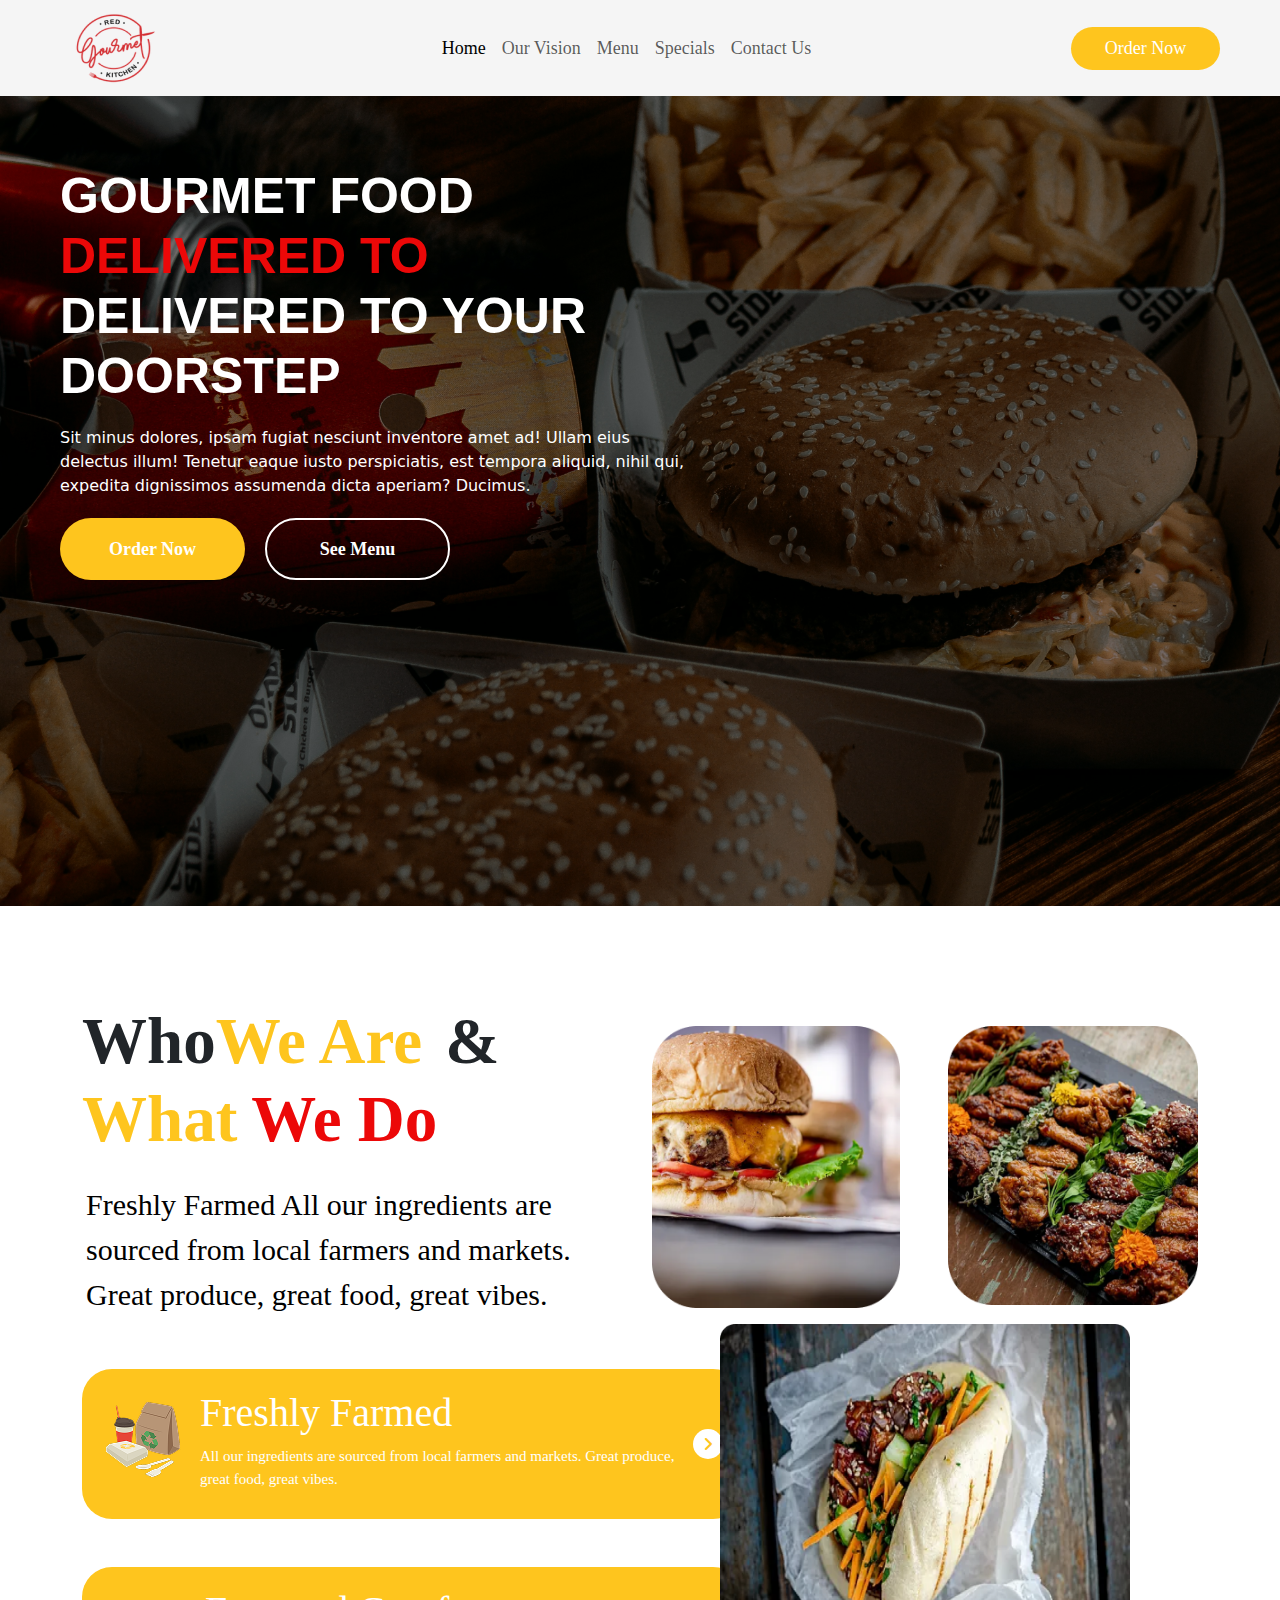
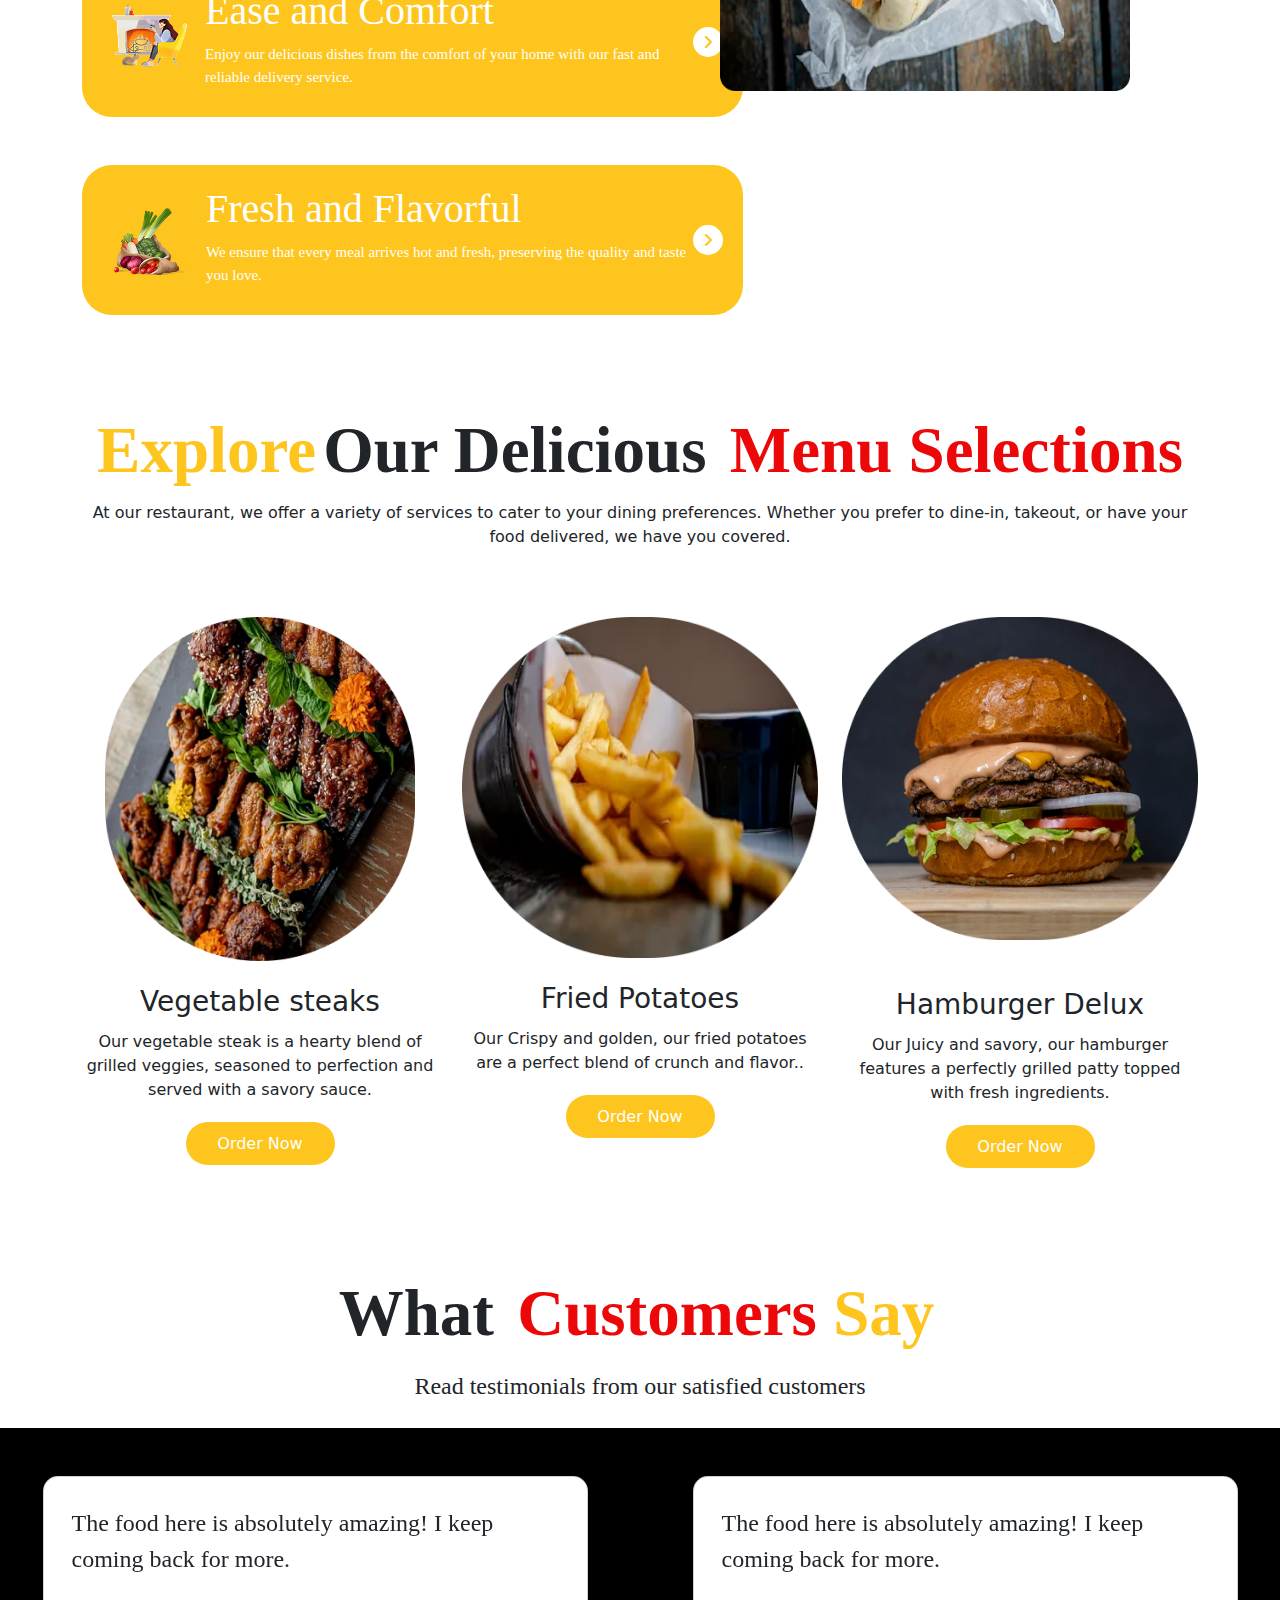
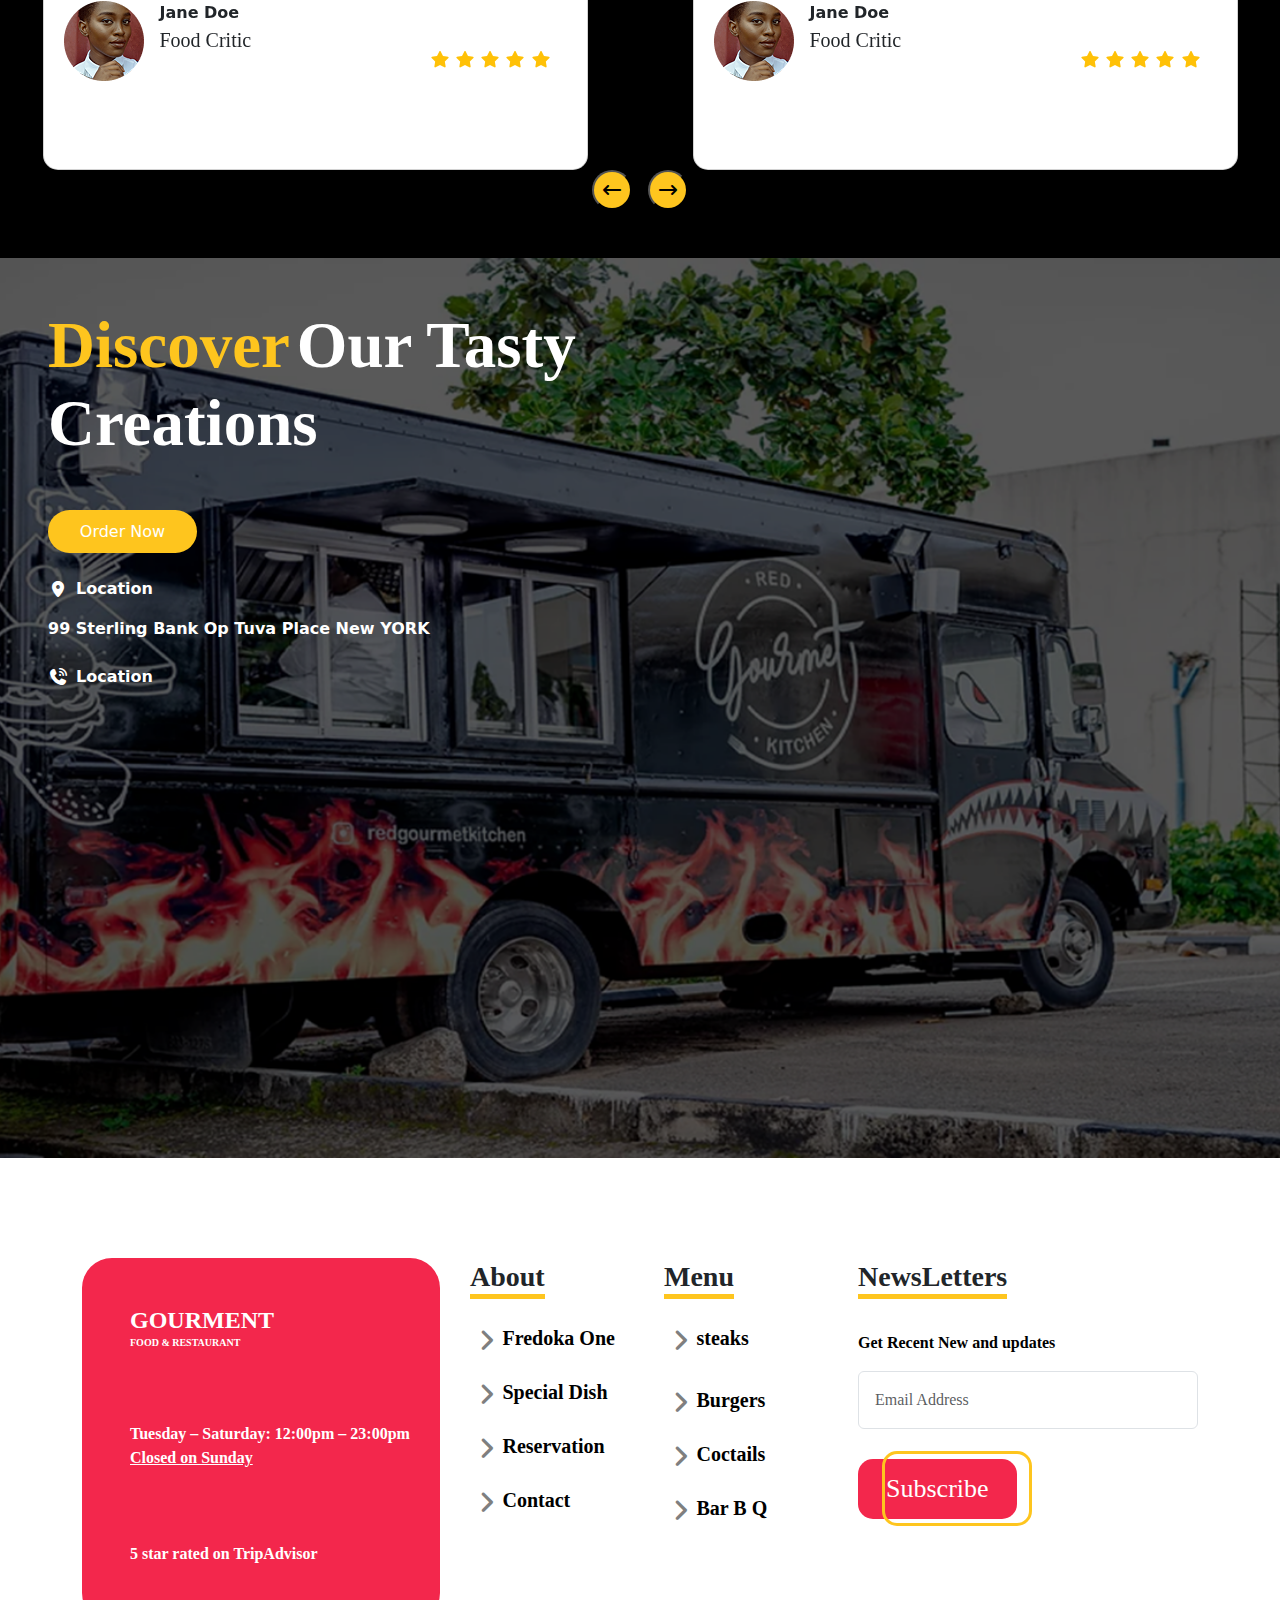
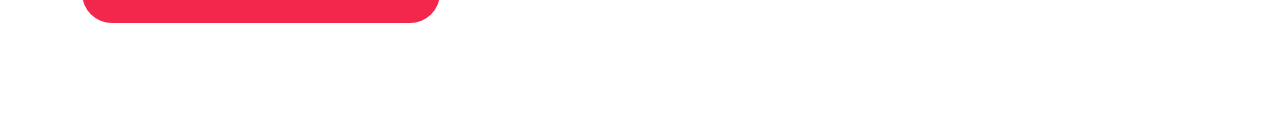
<file: index.html>
<!DOCTYPE html >
<html lang="en" >
<head>
  <meta charset="UTF-8" />
  <meta name="viewport" content="width=device-width, initial-scale=1.0" />
  <title>home</title>
  <link rel="stylesheet" href="./CSS/bootstrap.min.css">
  <link rel="stylesheet" href="./CSS/all.min.css">
  <link rel="stylesheet" href="./CSS/style.css" />
  <link rel="stylesheet" href="https://cdn.jsdelivr.net/npm/swiper@11/swiper-bundle.min.css"/>
</head>
<body>
  <header>
    <nav class="navbar navbar-expand-lg bg-nav p-0 " >
  <div class="container-fluid">
    <a class="navbar-brand ms-5"><img src="./imges/IMG_9920.png.png" alt="lago"></a>
    <button class="navbar-toggler" type="button" data-bs-toggle="collapse" data-bs-target="#navbarNav" aria-controls="navbarNav" aria-expanded="false" aria-label="Toggle navigation">
      <span class="navbar-toggler-icon"></span>
    </button>
    <div class="collapse navbar-collapse justify-content-center" id="navbarNav">
      <ul class="navbar-nav">
        <li class="nav-item">
          <a class="nav-link active Link-style" aria-current="page" href="#" id="Home">Home</a>
        </li>
         
        <li class="nav-item">
          <a class="nav-link Link-style" href="#sec1" id="Our-Vision">Our Vision</a>
        </li>
        <li class="nav-item">
          <a class="nav-link Link-style"  href="#sec2" id="Menu">Menu</a>
        </li>
         <li class="nav-item" id="signin">
          <a class="nav-link Link-style signin" href="#sec3" id="Specials" >Specials</a>
        </li> 
        <li class="nav-item" id="signin">
          <a class="nav-link Link-style signin" href="##sec4" id="Contact-Us" >Contact Us</a>
        </li> 
      </ul> 
    </div>
    <div class="ms-auto  me-5 navbar-nav button-style" >
       <button >Order Now</button>        
    </div>
  </div>
    </nav>
     <div class="container-fluid bg-img position-relative">
      <div class="layer"></div>
        <div class="content ms-5 position-relative ">
          <h1 class="style-head ">GOURMET FOOD <span>DELIVERED TO </span>DELIVERED TO YOUR DOORSTEP</h1>
          <p class="text-white p">  Sit minus dolores, ipsam fugiat nesciunt inventore amet ad! Ullam eius delectus illum! Tenetur eaque iusto perspiciatis, est tempora aliquid, nihil qui, expedita dignissimos assumenda dicta aperiam? Ducimus.</p>
          <div class=" button-style1 d-flex" >
       <button class="button1" >Order Now</button> 
       <button class="button2 ">See Menu</button>       
    </div>
        </div>
     </div>
  </header>
   <section id="sec1" class="mt-5 pt-5">
     <div class="container">
      <div class="row row1">
        <div class="col-md-6 f flex-wrap">
          <div class="content-sec1 ">
            <h2 class="h2-sec"><span class="span1">Who</span><span class="span2">We Are</span> <span class="span3">&</span> <span class="span4">What</span><span class="span5">We Do</span></h2>
            <p class="p-1">Freshly Farmed All our ingredients are sourced from local farmers and markets. Great produce, great food, great vibes.</p>
           
            <div class="cat d-flex mt-5">
                  <figure>
                    <img src="./imges/Recyclable food packaging and utensils.png" alt="Freshly Farmed">
                </figure>
                <figcaption class="ms-3">
                  <h4 class="m-0">Freshly Farmed</h4>
                  <p class="mt-2">All our ingredients are sourced from local farmers and markets. Great produce, great food, great vibes.</p>
                </figcaption>
                <div class="d-flex align-items-center">
                     <div class="angle">
                    <i class="fa-solid fa-angle-right "></i>
                    </div>
                </div>
               
            </div>
             <div class="cat d-flex mt-5">
                  <figure>
                    <img src="./imges/Young woman sitting near the fireplace with a cat.png" alt="Ease and Comfort">
                </figure>
                <figcaption class="ms-3">
                  <h4 class="m-0">Ease and Comfort</h4>
                  <p class="mt-2">Enjoy our delicious dishes from the comfort of your home with our fast and reliable delivery service.</p>
                </figcaption>
                <div class="d-flex align-items-center">
                     <div class="angle">
                    <i class="fa-solid fa-angle-right "></i>
                    </div>
                </div>
               
            </div>
             <div class="cat d-flex mt-5">
                  <figure>
                    <img src="./imges/Burlap bags with fresh vegetables.png" alt="Fresh and Flavorful">
                </figure>
                <figcaption class="ms-3 figure-caption">
                  <h4 class="m-0">Fresh and Flavorful</h4>
                  <p class="mt-2">We ensure that every meal arrives hot and fresh, preserving the quality and taste you love.</p>
                </figcaption>
                <div class="d-flex align-items-center">
                     <div class="angle">
                    <i class="fa-solid fa-angle-right "></i>
                    </div>
                </div>
               
            </div> 
           
              
          </div>
        </div>
        <div class="col-md-6 mt-4 f">
          <div class="conent-sec1">
            <div class="d-flex  ">
              <figure >
                 <img src="./imges/parger.png" class="w-100" alt="parger">
              </figure>
              <figure class="ms-5">
                <img src="./imges/cofta.png" class="w-100" alt="cofta">
              </figure>
            </div>
            <figure class="text-center " >
              <img src="./imges/parger2.png" class="w-75 " alt="parger2">
            </figure>
          </div>
        </div>
      </div>
     </div>
   </section>
   <section id="sec2 " class="mt-5 pt-5">
    <div class="container">
      <div class="row text-center">
         <h2 class="h2-sec "><span class="span4">Explore</span><span>Our Delicious</span> <span class="span5">Menu Selections</span></h2>
         <p class="p-1">At our restaurant, we offer a variety of services to cater to your dining preferences. Whether you prefer to dine-in, takeout, or have your food delivered, we have you covered.</p>
      </div>
      <div class="row mt-5">
        <div class="col-lg-4 col-md-6 ">
        <figure class="text-center mb-4">
          <img src="./imges/cofta (2).png" width="87%" alt="cofta">
        </figure>
        <figcaption class="text-center">
          <h3>Vegetable steaks</h3>
          <p class="p-1">Our vegetable steak is a hearty blend of grilled veggies, seasoned to perfection and served with a savory sauce.</p>
          <div class="button-style button-size">
            <button>Order Now</button>
          </div>
        </figcaption>
        </div>
        <div class="col-lg-4 col-md-6 m ">
        <figure class="text-center mb-4 ">
          <img src="./imges/patato.png" class="w-100 " alt="patato">
        </figure>
        <figcaption class="text-center ">
          <h3>Fried Potatoes</h3>
          <p class="p-1">Our Crispy and golden, our fried potatoes are a perfect blend of crunch and flavor..</p>
          <div class="button-style button-size">
            <button>Order Now</button>
          </div>
        </figcaption>
        </div>
        <div class="col-lg-4 col-md-6 m">
        <figure class="text-center mb-4">
          <img src="./imges/parger (2).png" class="w-100" alt="Hamburger Delux">
        </figure>
        <figcaption class="text-center mt-lg-5">
          <h3>Hamburger Delux</h3>
          <p class="p-1">Our Juicy and savory, our hamburger features a perfectly grilled patty topped with fresh ingredients.</p>
          <div class="button-style button-size">
            <button>Order Now</button>
          </div>
        </figcaption>
        </div>
      </div>
        

     </div>
   </section>
  <section id="sec3">
  <div class="text-center mb-3">
    <h2 class="h2-sec">
      <span>What</span>
      <span class="span5"> Customers</span>
      <span class="span4">Say</span>
    </h2>
    <p class="p-2">Read testimonials from our satisfied customers</p>
  </div>

  <div class="container-fluid px-0">
    <div class="swiper mySwiper bg-black pt-5 pb-5">

      <div class="swiper-wrapper">

        <!-- Card 1 -->
        <div class="swiper-slide d-flex justify-content-center">
          <div class="card m-auto">
            <p class="p-2">
              The food here is absolutely amazing! I keep coming back for more.
            </p>
            <div class="d-flex justify-content-between">
              <div class="d-flex">
                <figure>
                  <img src="./imges/unsplash_J1OScm_uHUQ.png" alt="client">
                </figure>
                <figcaption class="ms-3">
                  <p class="m-0 fw-bold">Jane Doe</p>
                  <p class="clint">Food Critic</p>
                </figcaption>
              </div>
              <div class="me-3 mt-5">
                <i class="fa-solid fa-star text-warning"></i>
                <i class="fa-solid fa-star text-warning"></i>
                <i class="fa-solid fa-star text-warning"></i>
                <i class="fa-solid fa-star text-warning"></i>
                <i class="fa-solid fa-star text-warning"></i>
              </div>
            </div>
          </div>
        </div>

        <!-- Card 2 -->
        <div class="swiper-slide d-flex justify-content-center">
          <div class="card m-auto">
               <p class="p-2">
              The food here is absolutely amazing! I keep coming back for more.
            </p>
            <div class="d-flex justify-content-between">
              <div class="d-flex">
                <figure>
                  <img src="./imges/unsplash_J1OScm_uHUQ.png" alt="client">
                </figure>
                <figcaption class="ms-3">
                  <p class="m-0 fw-bold">Jane Doe</p>
                  <p class="clint">Food Critic</p>
                </figcaption>
              </div>
              <div class="me-3 mt-5">
                <i class="fa-solid fa-star text-warning"></i>
                <i class="fa-solid fa-star text-warning"></i>
                <i class="fa-solid fa-star text-warning"></i>
                <i class="fa-solid fa-star text-warning"></i>
                <i class="fa-solid fa-star text-warning"></i>
              </div>
            </div>
          </div>
        </div>

        <!-- Card 3 -->
        <div class="swiper-slide d-flex justify-content-center">
          <div class="card m-auto">
               <p class="p-2">
              The food here is absolutely amazing! I keep coming back for more.
            </p>
            <div class="d-flex justify-content-between">
              <div class="d-flex">
                <figure>
                  <img src="./imges/unsplash_J1OScm_uHUQ.png" alt="client">
                </figure>
                <figcaption class="ms-3">
                  <p class="m-0 fw-bold">Jane Doe</p>
                  <p class="clint">Food Critic</p>
                </figcaption>
              </div>
              <div class="me-3 mt-5">
                <i class="fa-solid fa-star text-warning"></i>
                <i class="fa-solid fa-star text-warning"></i>
                <i class="fa-solid fa-star text-warning"></i>
                <i class="fa-solid fa-star text-warning"></i>
                <i class="fa-solid fa-star text-warning"></i>
              </div>
            </div>
          </div>
        </div>

        <!-- Card 4 -->
        <div class="swiper-slide d-flex justify-content-center">
          <div class="card m-auto">
               <p class="p-2">
              The food here is absolutely amazing! I keep coming back for more.
            </p>
            <div class="d-flex justify-content-between">
              <div class="d-flex">
                <figure>
                  <img src="./imges/unsplash_J1OScm_uHUQ.png" alt="client">
                </figure>
                <figcaption class="ms-3">
                  <p class="m-0 fw-bold">Jane Doe</p>
                  <p class="clint">Food Critic</p>
                </figcaption>
              </div>
              <div class="me-3 mt-5">
                <i class="fa-solid fa-star text-warning"></i>
                <i class="fa-solid fa-star text-warning"></i>
                <i class="fa-solid fa-star text-warning"></i>
                <i class="fa-solid fa-star text-warning"></i>
                <i class="fa-solid fa-star text-warning"></i>
              </div>
            </div>
          </div>
        </div>

      </div>

      <!-- Buttons -->
       <div class="buttons  d-flex justify-content-center "> 
        <button class="me-2  swiper-button "><i class="fa-solid fa-arrow-left-long ms"></i>
        </button> <button class="ms-2  swiper-button-pr"><i class="fa-solid fa-arrow-right-long"></i></button>
       </div> 

    </div>
  </div>
</section>

   <section id="sec4">
    <div class="sec-content  pt-5 ms-5">
      <h2 class="h2-sec  text-white w-50"><span class="span2">Discover</span>Our Tasty Creations</h2>
      <div class="button-style button-size mt-5">
        <button>Order Now</button>
      </div>
      <div class="d-flex mt-4">
        <i class="fa-solid fa-location-dot mt-1 text-white"></i>
        <p class="text-white fw-bold ms-2">Location</p>
      </div>
      <p class="fw-bold text-white">99 Sterling Bank Op Tuva Place New YORK</p>
        <div class="d-flex mt-4">
         <i class="fa-solid fa-phone-volume mt-1 text-white"></i>
        <p class="text-white fw-bold ms-2">Location</p>
      </div>
    </div>

   </section>
   <footer id="sec5">
       <div class="container">
        <div class="row g-5 justify-content-center">
          <div class="col-lg-4 col-md-6 col-12">
            <div class="bg pt-5 ps-5">
                <h4 class="font">GOURMENT</h4>
                <p class="mt-0 font fs-1-1">FOOD & RESTAURANT</p>
                <p class="mt-5 pt-4 font fs">Tuesday – Saturday: 12:00pm – 23:00pm</p>
                <p class="mb-5 pb-4 font fs text-decoration-underline">Closed on Sunday</p>
                 <p class="font fs">5 star rated on TripAdvisor</p>
            </div>
          </div>
          
           <div class="col-lg-2 col-md-4   col-6 d-flex flex-column align-items-start ">
            <div class="col2 ">
                <h3>About</h3>
                <div class="d-flex About mt-3 col2">
                  <i class="fa-duotone text-black-50 fa-solid mt-1 fa-angle-right"></i>
                  <p class="mb-2 fs-5  ">Fredoka One</p>
                </div>
                <div class="d-flex About mt-3 col2">
                  <i class="fa-duotone text-black-50 fa-1x fa-solid mt-1 fa-angle-right"></i>
                  <p class="mb-2 fs-5  ">Special Dish</p>
                </div>
                <div class="d-flex About mt-3 col2">
                  <i class="fa-duotone text-black-50 fa-solid mt-1 fa-angle-right"></i>
                  <p class="mb-2 fs-5  ">Reservation</p>
                </div>
                <div class="d-flex About mt-3 col2">
                  <i class="fa-duotone text-black-50 fa-solid mt-1 fa-angle-right"></i>
                  <p class="mb-2 fs-5  ">Contact</p>
                </div>

            </div>
          </div>
          <div class="col-lg-2 col-md-4 col-6  flex-column align-items-start  ">
            <div class="col2  ">
                <h3>Menu</h3>
                <div class="d-flex About mt-3 col2">
                  <i class="fa-duotone text-black-50 fa-solid mt-1 fa-angle-right"></i>
                  <p class="fs-5 ">steaks</p>
                </div>
                <div class="d-flex About mt-3 col2">
                  <i class="fa-duotone text-black-50 fa-solid mt-1 fa-angle-right"></i>
                  <p class="mb-2 fs-5  ">Burgers</p>
                </div>
                <div class="d-flex About mt-3 col2">
                  <i class="fa-duotone text-black-50 fa-solid mt-1 fa-angle-right"></i>
                  <p class="mb-2 fs-5  ">Coctails</p>
                </div>
                <div class="d-flex About mt-3 col2">
                  <i class="fa-duotone text-black-50 fa-solid mt-1 fa-angle-right"></i>
                  <p class="mb-2 fs-5  ">Bar B Q</p>
                </div>
             

            </div>
          </div>
           <div class="col-md-4   ">
            <div class="col2">
              <h3>NewsLetters</h3>
              <p class="mt-4">Get Recent New and updates</p>  
              <input type="text" class="form-control p-3" placeholder="Email Address">
               <div class="button1 position-relative">
                  <button class="button" >Subscribe</button>
                  <div class="position-absolute p2 "></div>
               </div>
            </div>
          </div>
        </div>
       </div>
   </footer>

<script src="./Js/jquery-3.7.1.min.js"></script>
<script src="./Js/bootstrap.bundle.min.js"> </script>
<script src="https://cdn.jsdelivr.net/npm/swiper@11/swiper-bundle.min.js"></script>
<script  src="./Js/main.js"></script>
</body>
</html>
</file>
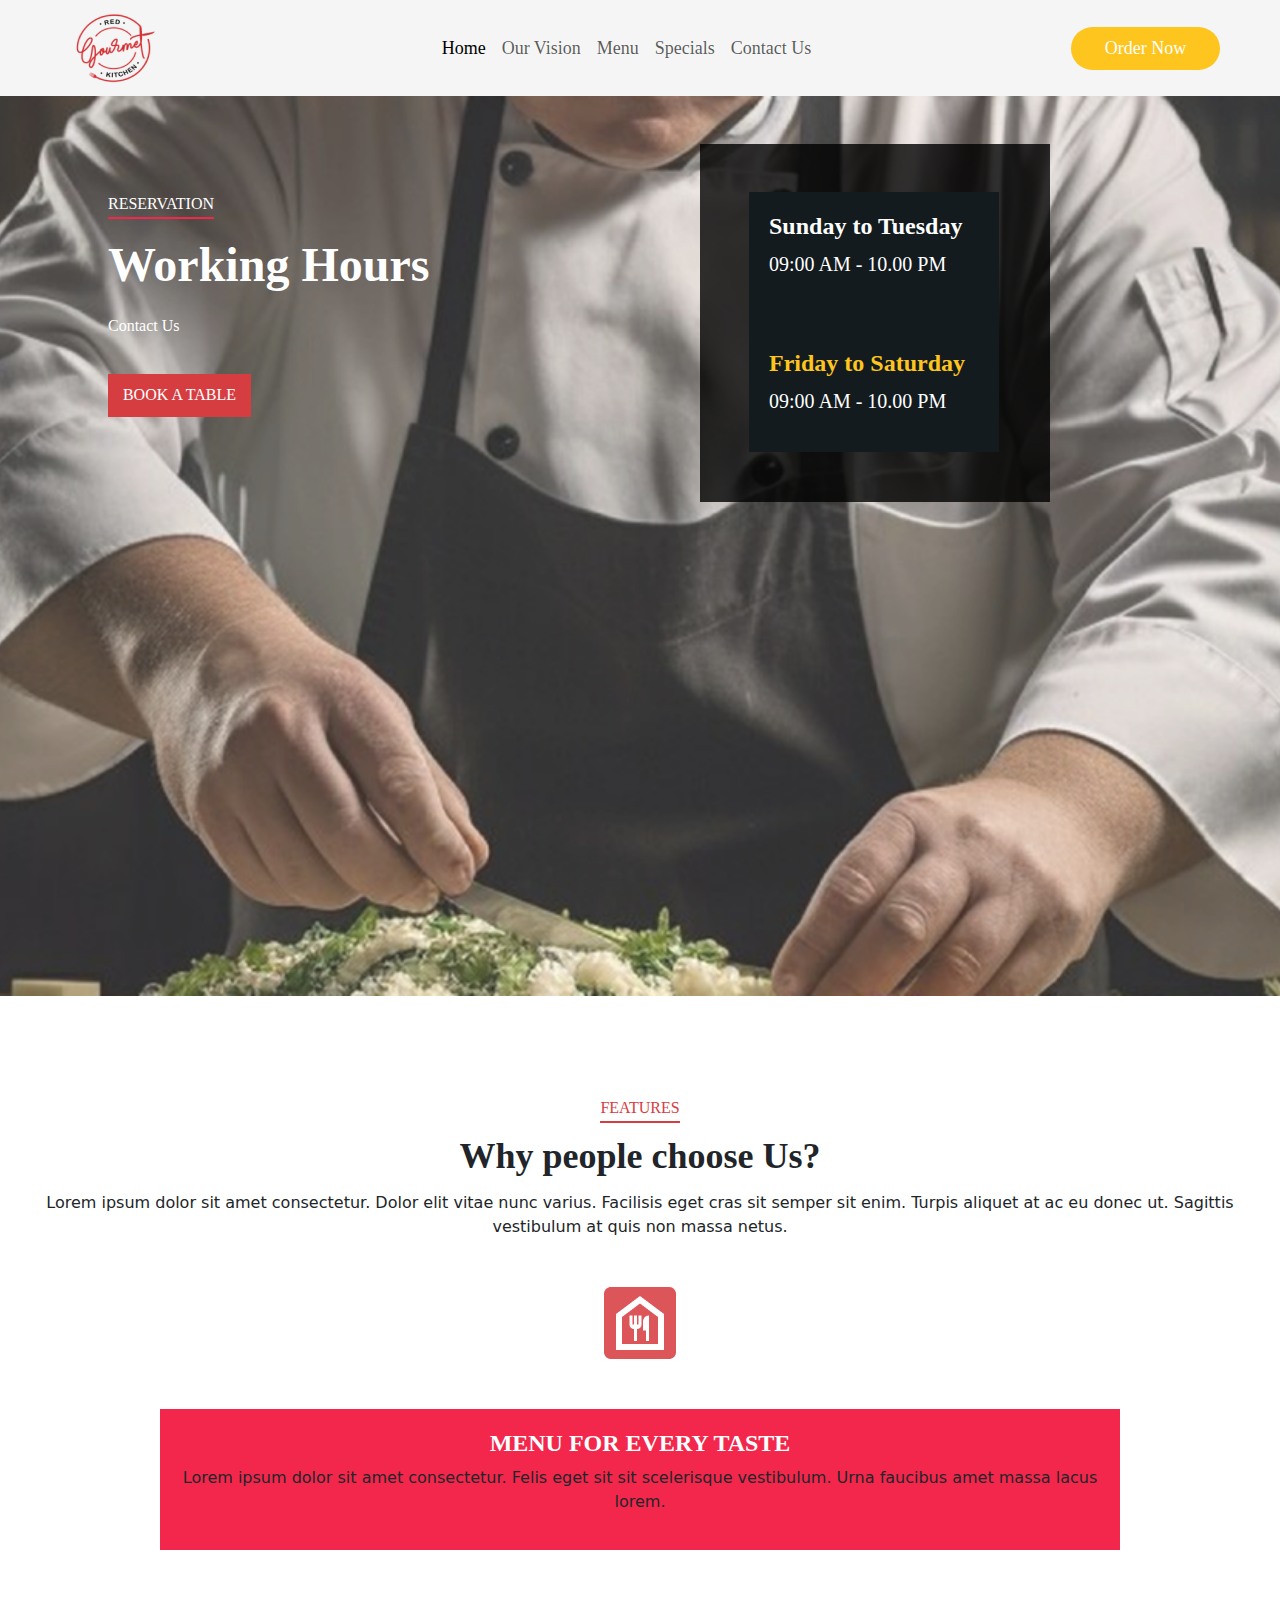
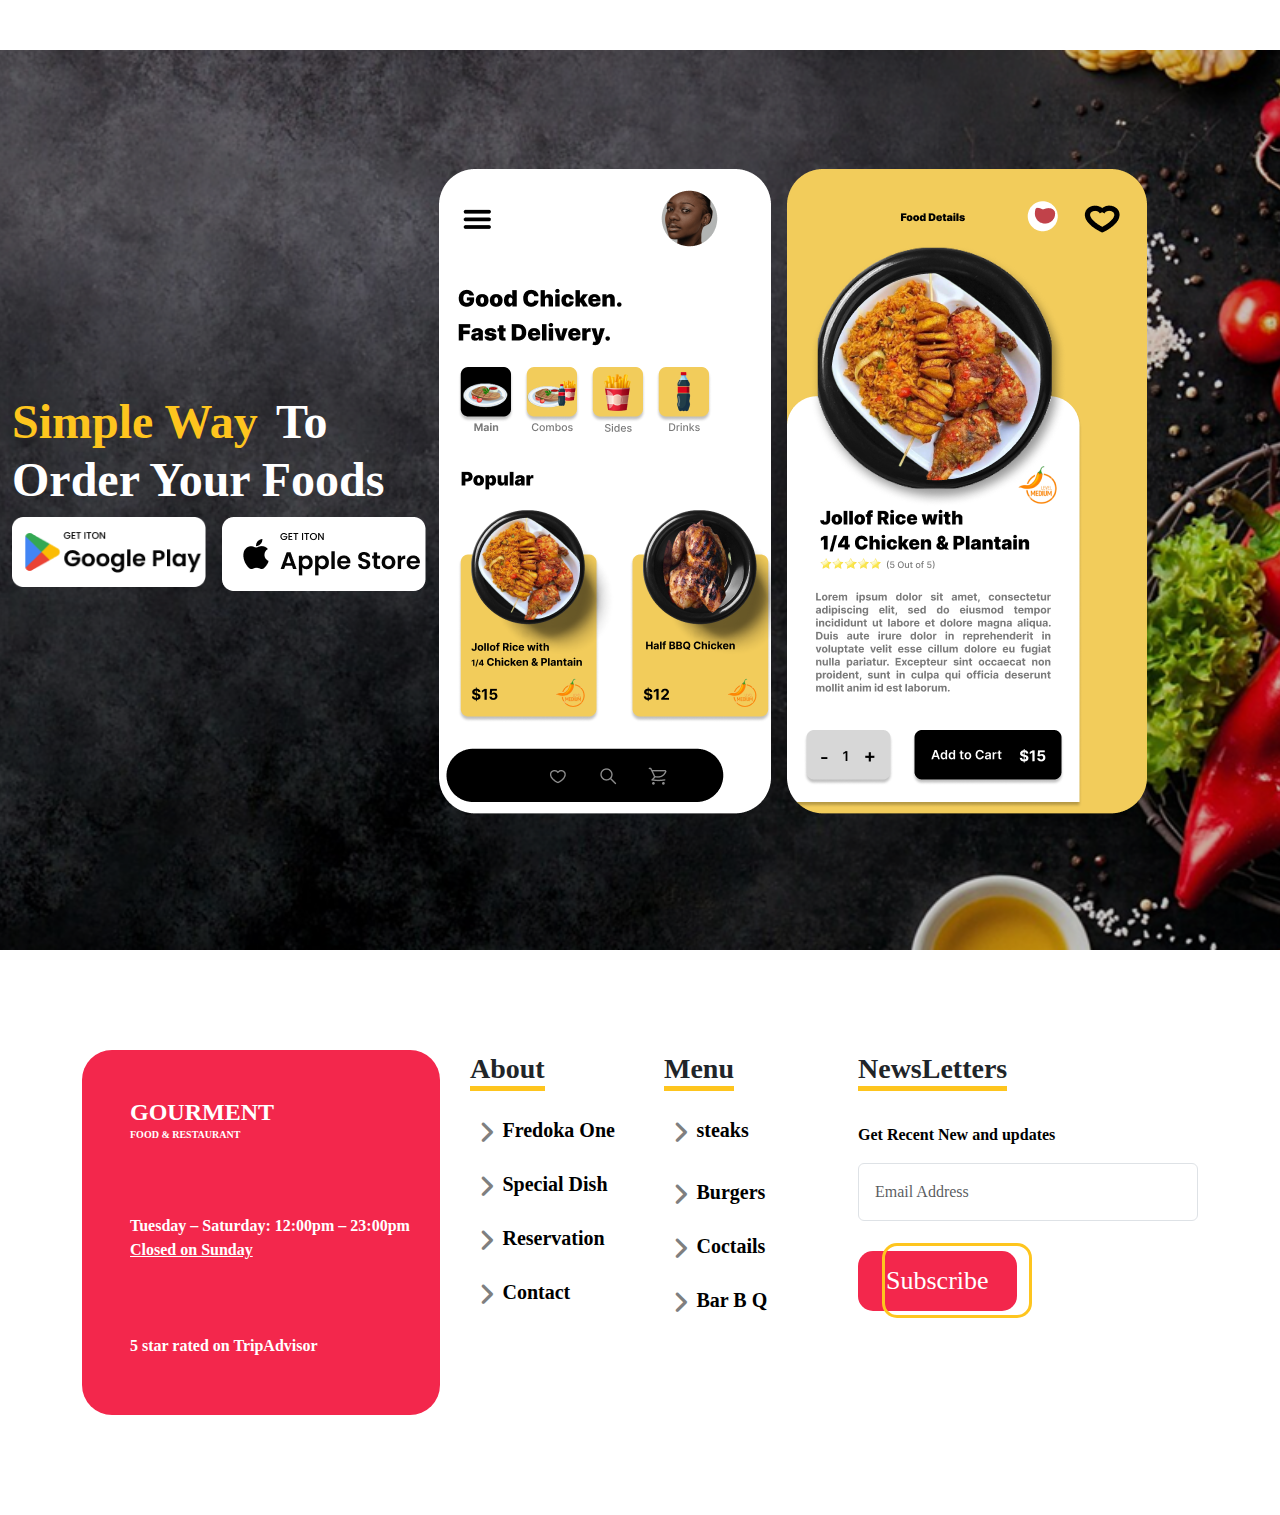
<file: Contact Us.html>
<!DOCTYPE html >
<html lang="en" >
<head>
  <meta charset="UTF-8" />
  <meta name="viewport" content="width=device-width, initial-scale=1.0" />
  <title>Contact Us</title>
  <link rel="stylesheet" href="./CSS/bootstrap.min.css">
  <link rel="stylesheet" href="./CSS/all.min.css">
  <link rel="stylesheet" href="./CSS/style.css" />
</head>
<body>
  <header>
    <nav class="navbar navbar-expand-lg bg-nav p-0 " >
  <div class="container-fluid">
    <a class="navbar-brand ms-5"><img src="./imges/IMG_9920.png.png" alt="lago"></a>
    <button class="navbar-toggler" type="button" data-bs-toggle="collapse" data-bs-target="#navbarNav" aria-controls="navbarNav" aria-expanded="false" aria-label="Toggle navigation">
      <span class="navbar-toggler-icon"></span>
    </button>
    <div class="collapse navbar-collapse justify-content-center" id="navbarNav">
      <ul class="navbar-nav">
        <li class="nav-item">
          <a class="nav-link active Link-style" aria-current="page" href="#" id="Home">Home</a>
        </li>
         
        <li class="nav-item">
          <a class="nav-link Link-style" href="#sec1" id="Our-Vision">Our Vision</a>
        </li>
        <li class="nav-item">
          <a class="nav-link Link-style"  href="#sec2" id="Menu">Menu</a>
        </li>
         <li class="nav-item" id="signin">
          <a class="nav-link Link-style signin" href="#sec3" id="Specials" >Specials</a>
        </li> 
        <li class="nav-item" id="signin">
          <a class="nav-link Link-style signin" href="##sec4" id="Contact-Us" >Contact Us</a>
        </li> 
      </ul> 
    </div>
    <div class="ms-auto me-5 navbar-nav button-style" >
       <button >Order Now</button>        
    </div>
  </div>
    </nav>
      <div class="container-fluid dg-img-sec">
       <div class="row  d-flex justify-content-between">
        <div class="col-md-6">
          <div class="mt-5 pt-5 ms-5 ps-5 content-contact">
            <p>RESERVATION</p>
            <h2>Working Hours</h2>
            <p>Contact Us</p>
            <button>BOOK A TABLE</button>
          </div>
        </div>
         <div class="col-md-6">
          <div class="min-div mt-5 pt-5 ms-5 ps-5">
           <div class="smail-div m-auto">
              <h4>Sunday to Tuesday</h4>
              <p>09:00 AM - 10.00 PM</p>
              <h4>Friday to Saturday</h4>
              <p>09:00 AM - 10.00 PM</p>
           </div>
          </div>
        </div>
       </div>
      </div>
  </header>
  <section id="sec1">
   <div class="cont text-center">
    <p>FEATURES</p>
    <h3>Why people choose Us?</h3>
    <p>Lorem ipsum dolor sit amet consectetur. Dolor elit vitae nunc varius. Facilisis eget cras sit semper sit enim. Turpis aliquet at ac eu donec ut. Sagittis vestibulum at quis non massa netus.</p>
     <figure class="mt-5">
      <img src="./imges/ic_outline-food-bank.png" alt="ic_outline-food-bank">
     </figure>
     <div class="caption-top">
      <h4>MENU FOR EVERY TASTE</h4>
      <p>Lorem ipsum dolor sit amet consectetur. Felis eget sit sit scelerisque vestibulum. Urna faucibus amet massa lacus lorem. </p>
     </div>
   </div>
  </section>
  <section id="sec2" >
   <div class="container-fluid bg-sec">
   <div class="row min-vh-100 align-items-center">
    <div class="col-lg-4 ">
      <div class="text  ">
         <h1 class="text-white"><span class="span4">Simple Way</span> To Order Your Foods</h1>
      </div>
      <div class="imge d-flex ">
        <figure>
          <img src="./imges/Frame 139.png" class="img-fluid"  alt="google">
        </figure>
         <figure>
          <img src="./imges/Frame 140.png" class="ms-3 img-fluid" alt="google">
        </figure>
      </div>
    </div>
     <div class="col-lg-8 ">
     
      <div class="imge  d-flex ">
        <figure>
          <img src="./imges/Group 41.png"  class="img-fluid"  alt="google">
        </figure>
         <figure>
          <img src="./imges/Page 2.png" class="ms-3 img-fluid" alt="google">
        </figure>
        
      </div>
    </div>


   </div>
   </div>
  </section>
      <footer id="sec5">
       <div class="container">
        <div class="row g-5 justify-content-center">
          <div class="col-lg-4 col-md-6 col-12">
            <div class="bg pt-5 ps-5">
                <h4 class="font">GOURMENT</h4>
                <p class="mt-0 font fs-1-1">FOOD & RESTAURANT</p>
                <p class="mt-5 pt-4 font fs">Tuesday – Saturday: 12:00pm – 23:00pm</p>
                <p class="mb-5 pb-4 font fs text-decoration-underline">Closed on Sunday</p>
                 <p class="font fs">5 star rated on TripAdvisor</p>
            </div>
          </div>
          
           <div class="col-lg-2 col-md-4   col-6 d-flex flex-column align-items-start ">
            <div class="col2 ">
                <h3>About</h3>
                <div class="d-flex About mt-3 col2">
                  <i class="fa-duotone text-black-50 fa-solid mt-1 fa-angle-right"></i>
                  <p class="mb-2 fs-5  ">Fredoka One</p>
                </div>
                <div class="d-flex About mt-3 col2">
                  <i class="fa-duotone text-black-50 fa-1x fa-solid mt-1 fa-angle-right"></i>
                  <p class="mb-2 fs-5  ">Special Dish</p>
                </div>
                <div class="d-flex About mt-3 col2">
                  <i class="fa-duotone text-black-50 fa-solid mt-1 fa-angle-right"></i>
                  <p class="mb-2 fs-5  ">Reservation</p>
                </div>
                <div class="d-flex About mt-3 col2">
                  <i class="fa-duotone text-black-50 fa-solid mt-1 fa-angle-right"></i>
                  <p class="mb-2 fs-5  ">Contact</p>
                </div>

            </div>
          </div>
          <div class="col-lg-2 col-md-4 col-6  flex-column align-items-start  ">
            <div class="col2  ">
                <h3>Menu</h3>
                <div class="d-flex About mt-3 col2">
                  <i class="fa-duotone text-black-50 fa-solid mt-1 fa-angle-right"></i>
                  <p class="fs-5 ">steaks</p>
                </div>
                <div class="d-flex About mt-3 col2">
                  <i class="fa-duotone text-black-50 fa-solid mt-1 fa-angle-right"></i>
                  <p class="mb-2 fs-5  ">Burgers</p>
                </div>
                <div class="d-flex About mt-3 col2">
                  <i class="fa-duotone text-black-50 fa-solid mt-1 fa-angle-right"></i>
                  <p class="mb-2 fs-5  ">Coctails</p>
                </div>
                <div class="d-flex About mt-3 col2">
                  <i class="fa-duotone text-black-50 fa-solid mt-1 fa-angle-right"></i>
                  <p class="mb-2 fs-5  ">Bar B Q</p>
                </div>
             

            </div>
          </div>
           <div class="col-md-4   ">
            <div class="col2">
              <h3>NewsLetters</h3>
              <p class="mt-4">Get Recent New and updates</p>  
              <input type="text" class="form-control p-3" placeholder="Email Address">
               <div class="button1 position-relative">
                  <button class="button" >Subscribe</button>
                  <div class="position-absolute p2 "></div>
               </div>
            </div>
          </div>
        </div>
       </div>
   </footer>

<script src="./Js/jquery-3.7.1.min.js"></script>
<script src="./Js/bootstrap.bundle.min.js"> </script>
<script  src="./Js/main.js"></script>
</body>
</html>
</file>
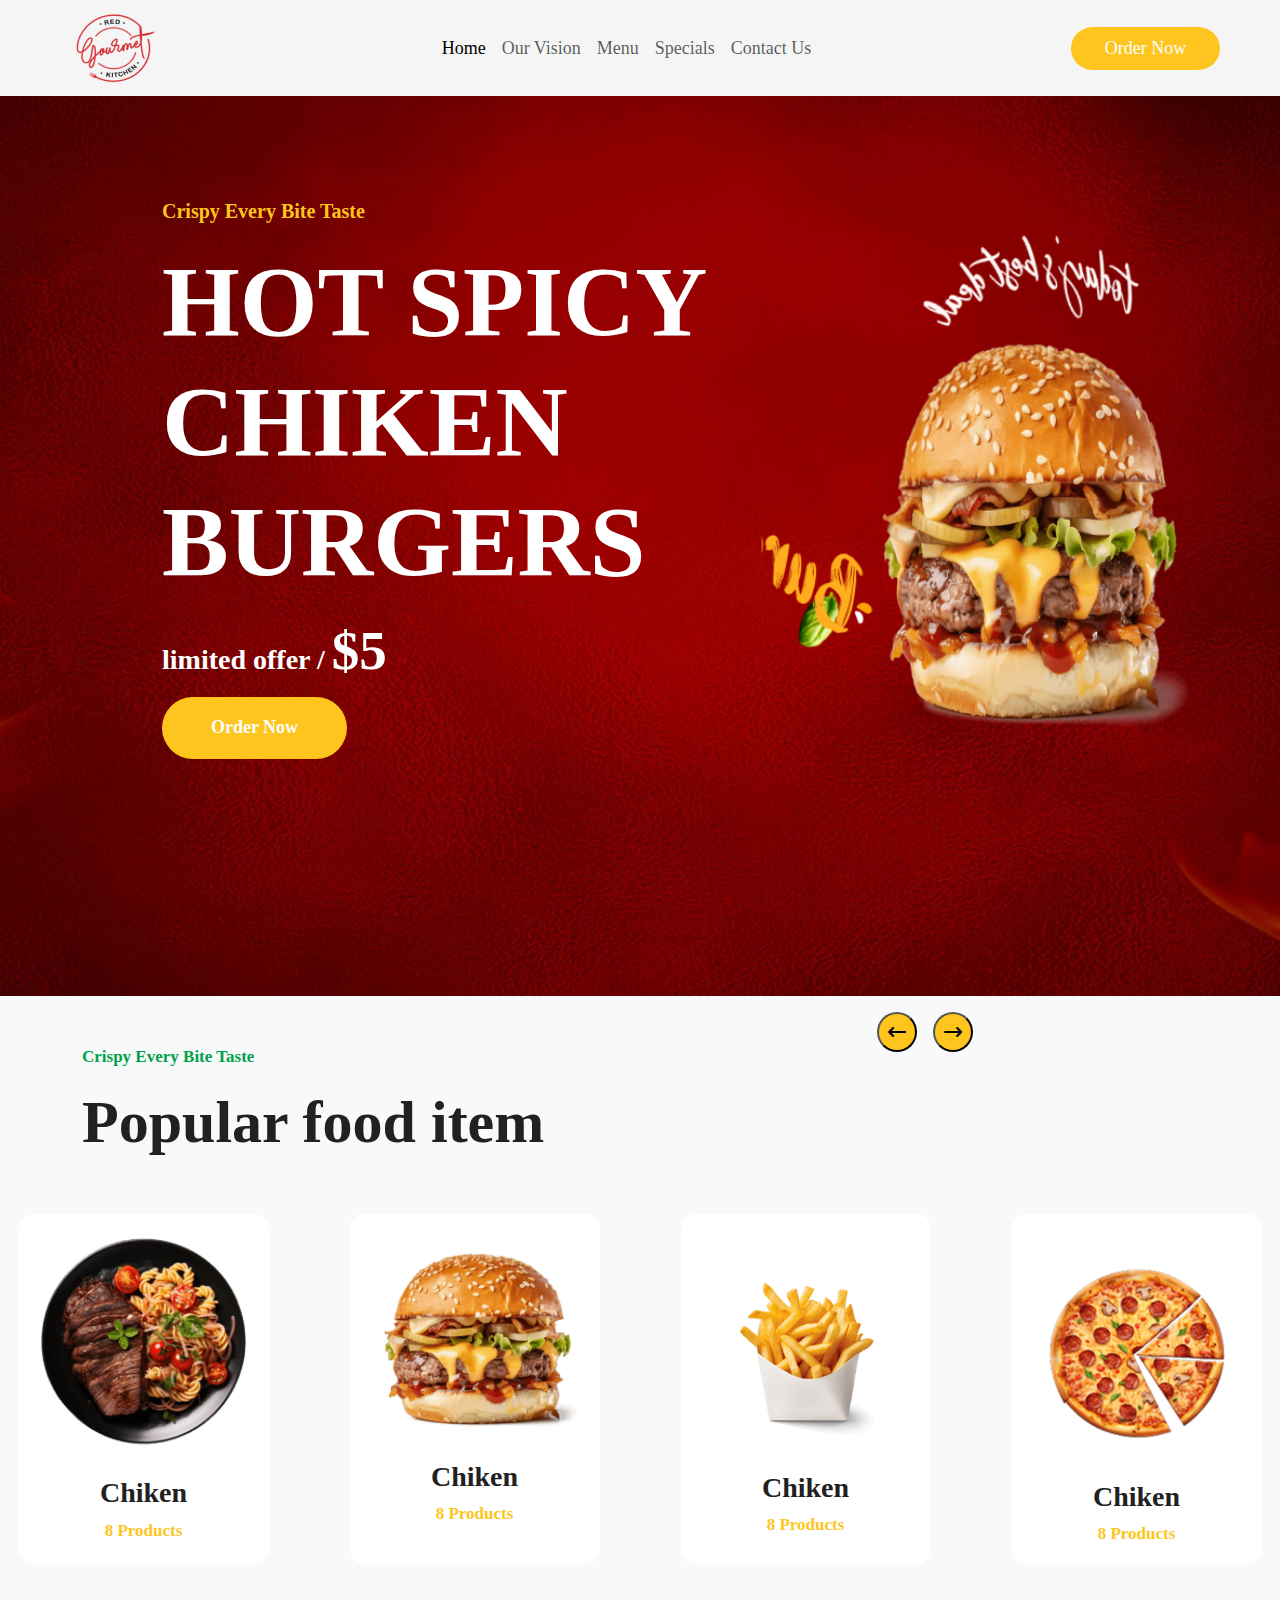
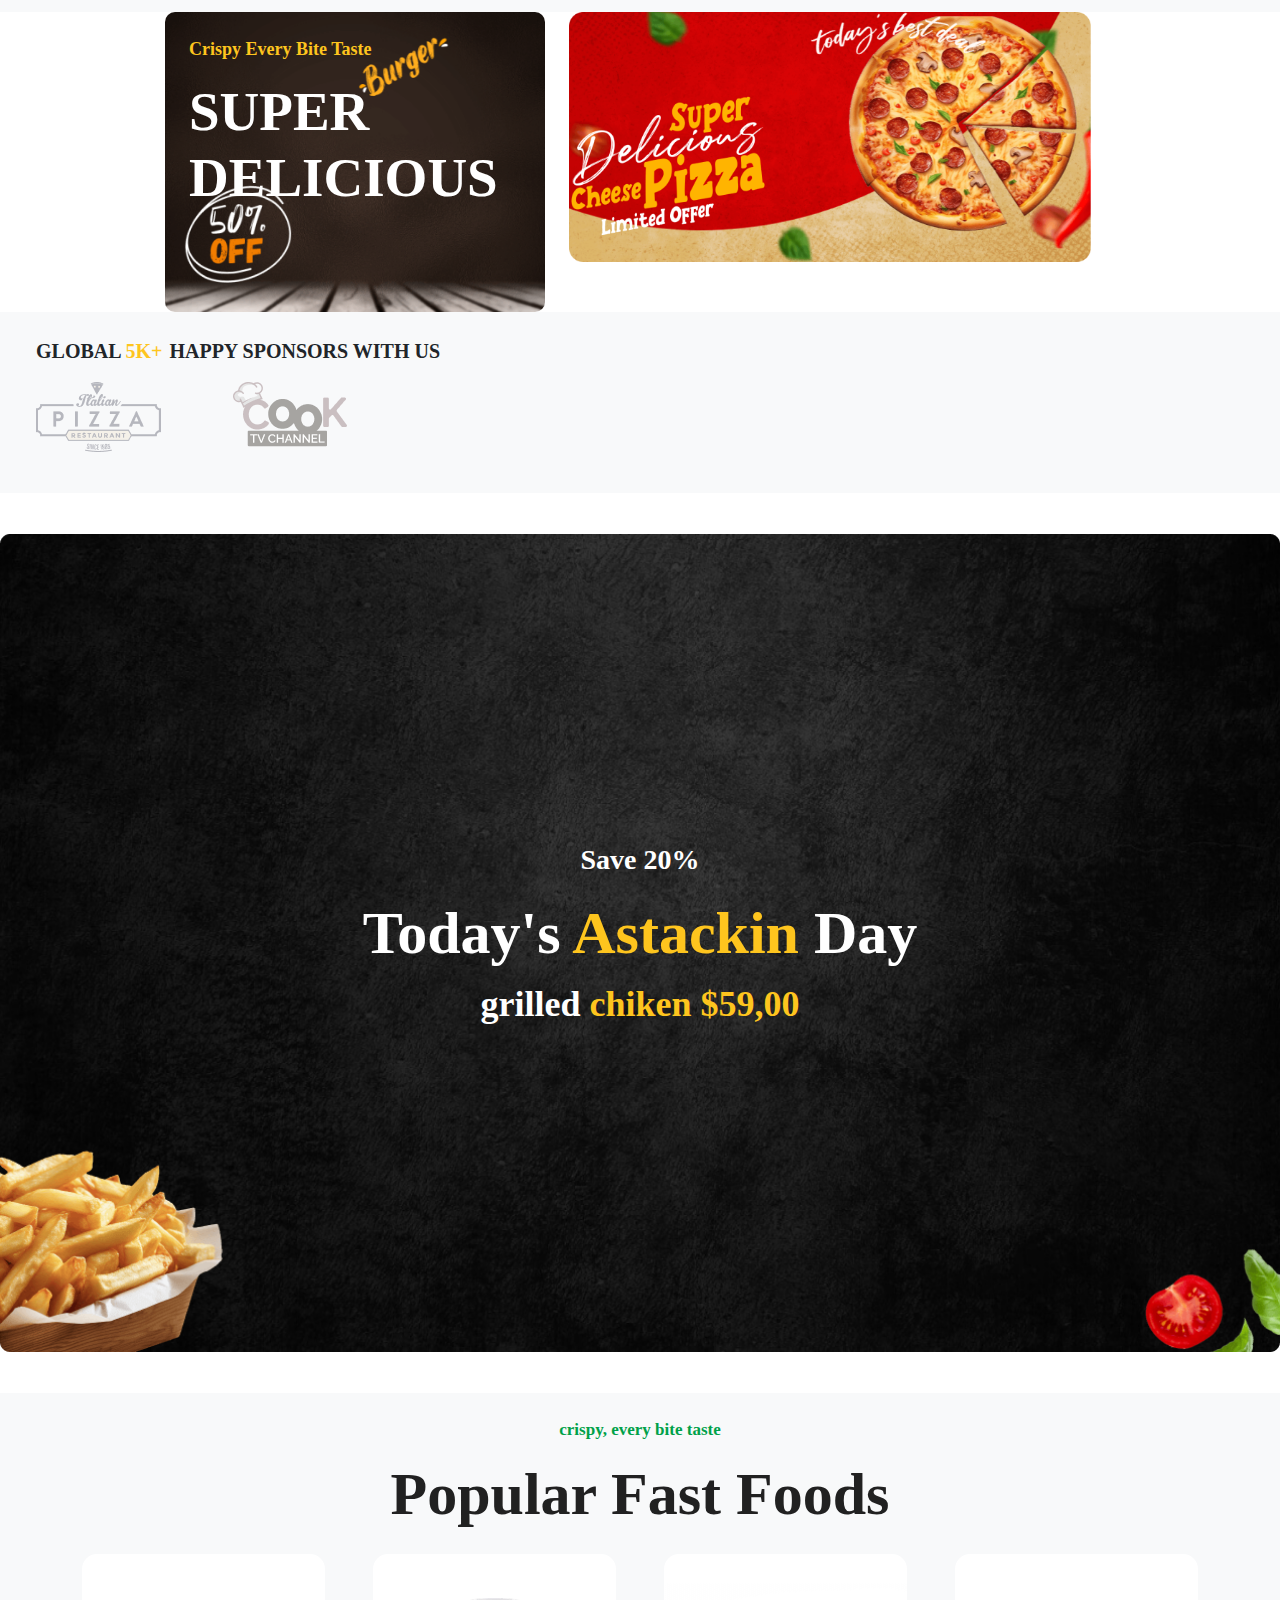
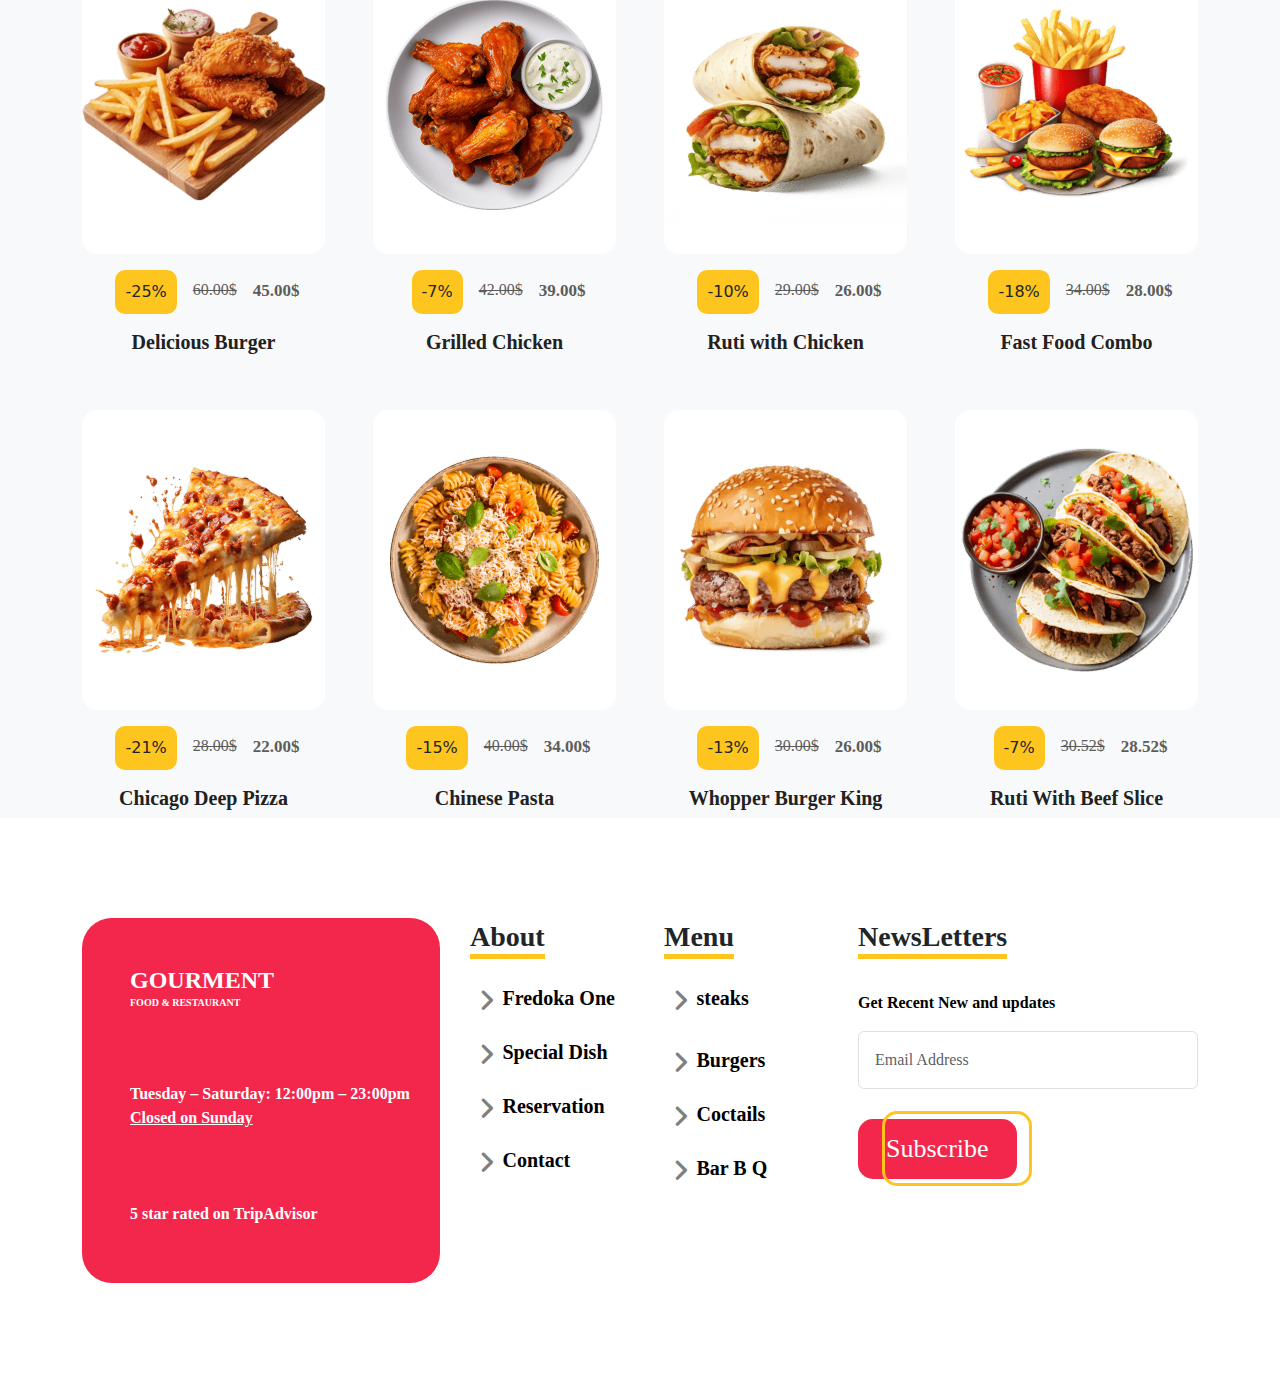
<file: Menu.html>
<!DOCTYPE html >
<html lang="en" >
<head>
  <meta charset="UTF-8" />
  <meta name="viewport" content="width=device-width, initial-scale=1.0" />
  <title>Menu</title>
  <link rel="stylesheet" href="./CSS/bootstrap.min.css">
  <link rel="stylesheet" href="./CSS/all.min.css">
  <link rel="stylesheet" href="https://cdn.jsdelivr.net/npm/swiper@11/swiper-bundle.min.css"/>
  <link rel="stylesheet" href="./CSS/style.css" />
</head>
<body>
  <header>
      <nav class="navbar navbar-expand-lg bg-nav p-0 " >
  <div class="container-fluid">
    <a class="navbar-brand ms-5"><img src="./imges/IMG_9920.png.png" alt="lago"></a>
    <button class="navbar-toggler" type="button" data-bs-toggle="collapse" data-bs-target="#navbarNav" aria-controls="navbarNav" aria-expanded="false" aria-label="Toggle navigation">
      <span class="navbar-toggler-icon"></span>
    </button>
    <div class="collapse navbar-collapse justify-content-center" id="navbarNav">
      <ul class="navbar-nav">
        <li class="nav-item">
          <a class="nav-link active Link-style" aria-current="page" href="#" id="Home">Home</a>
        </li>
       
        <li class="nav-item">
          <a class="nav-link Link-style" href="#sec1" id="Our-Vision">Our Vision</a>
        </li>
        <li class="nav-item">
          <a class="nav-link Link-style"  href="#sec2" id="Menu">Menu</a>
        </li>
         <li class="nav-item" id="signin">
          <a class="nav-link Link-style signin" href="#sec3" id="Specials" >Specials</a>
        </li> 
        <li class="nav-item" id="signin">
          <a class="nav-link Link-style signin" href="##sec4" id="Contact-Us" >Contact Us</a>
        </li> 
      </ul> 
    </div>
    <div class="ms-auto me-5 navbar-nav button-style" >
       <button >Order Now</button>        
    </div>
  </div>
    </nav>
   <div class="container-fluid m-0 img-bg">
     <div class="content-menu">
       <p>Crispy Every Bite Taste</p>
       <h2>HOT SPICY CHIKEN BURGERS</h2>
       <p class="mb-0">limited offer / <span>$5</span></p>
         <div class=" button-style1 mt-1 " >
       <button class="button1 d-flex justify-content-center align-items-center " >Order Now</button> 
          
    </div>
     </div>
   </div>
  </header>
  <section id="sec1" class="bg-body-tertiary mt-0">
   <div class="container">
    <div class="row">
        <div class="col-md-6">
            <div class="cont-sec1 pt-5">
                <p>Crispy Every Bite Taste</p>
                <h2>Popular food item </h2>
            </div>
        </div>
         <div class="col-md-6">
            <div class="buttons mt-sm-3 d-flex justify-content-center "> 
        <button class="me-2  swiper-button-pr1 "><i class="fa-solid fa-arrow-left-long ms"></i>
        </button> <button class="ms-2  swiper-button-ne1"><i class="fa-solid fa-arrow-right-long"></i></button>
       </div>  
      
    
  
        </div>
        
    </div>
   </div>
   <div class="row">
     <div class="swiper mySwiper-menu   pt-5 pb-5">
      <div class="swiper-wrapper">
        <div class="swiper-slide d-flex justify-content-center">
          <div class="card1  bg-white ">
               <figure>
                 <img src="./imges/pasta.png.png" class="w-100" alt="pasta">
               </figure>
                <figcaption class="text-center disc-product">
                    <h3>Chiken</h3>
                    <p>8 Products</p>
                </figcaption>
          </div>
        </div>

        <!-- Card 2 -->
        <div class="swiper-slide d-flex justify-content-center">
            <div class="card1  bg-white ">
               <figure>
                 <img src="./imges/burger-2.png.png" class="w-100" alt="burger-2">
               </figure>
                <figcaption class="text-center disc-product">
                    <h3>Chiken</h3>
                    <p>8 Products</p>
                </figcaption>
          </div>
        </div>

        <!-- Card 3 -->
        <div class="swiper-slide d-flex justify-content-center">
          <div class="card1  bg-white p-5">
               <figure>
                 <img src="./imges/french-fry.png.png" class="w-100" alt="french-fry">
               </figure>
                <figcaption class="text-center disc-product">
                    <h3>Chiken</h3>
                    <p>8 Products</p>
                </figcaption>
          </div>
        </div>

        <!-- Card 4 -->
        <div class="swiper-slide d-flex justify-content-center">
          <div class="card1 p-3 bg-white ">
               <figure class="mt-3 ">
                 <img src="./imges/pizza-2.png.png" class="w-100" alt="pizza-2">
               </figure>
                <figcaption class="text-center disc-product">
                    <h3>Chiken</h3>
                    <p>8 Products</p>
                </figcaption>
          </div>
        </div>

      </div>

    
       

    </div>
</div>
  </section>
  <section class=".sec2"  >
  <div class="container ">
    <div class="row justify-content-center  ">
      <div class="col-md-4 col-md-bg p-4">
        <p>Crispy Every Bite Taste</p>
        <h3>SUPER DELICIOUS</h3>
      </div>
      <div class="col-md-6   mt-3  mt-lg-0 ">
        <figure >
             <img src="./imges/Background (1).png" class="container-fluid  "   alt="f">
        </figure>
      </div>

    </div>
   </div>
   </section>
   <section class=".sec3">
      <div class="container-fluid">
       <div class="row bg-body-tertiary p-4">
        <div class="col-12 ">
            <p class="p-row1">GLOBAL <span class="span4" >5K+</span>HAPPY SPONSORS WITH US</p>
        </div>
        <div class="col-12 d-flex ">    
         <figure>
            <img src="./imges/10 → 02.svg.png" alt="">
         </figure>
         <figure class="ms-5 ps-4">
            <img src="./imges/03.svg fill.png" alt="">
         </figure>
        </div>
          
       </div>
       <div class="row bg-row ">
        <div class="d-flex content1  flex-column justify-content-center align-items-center text-white">
          <p>Save 20%</p>
          <h2>Today's <span>Astackin</span> Day</h2>
           <p>grilled <span>chiken $59,00</span></p> 

        </div>
          
       </div>
      </div>
   </section>
   <section class=" bg-body-tertiary pt-4" >
    <div class="container">
      <div class="row mb-3">
        <div class="col-12 cont-sec1 text-center">
          <p>crispy, every bite taste</p>
          <h2>Popular Fast Foods</h2>
        </div>
      </div>
      <div class="row g-5">
       <div class="col-lg-3 col-md-6 ">
        <figure class="bg-white d-flex justify-content-center align-items-center figure-menu p-5">
           <img src="./imges/delicious-burger.png.png" alt="delicious-burger">
        </figure>
        <Figcaption class="text-center" >
          <div class="d-flex ms-2 justify-content-center content2 ">
          <p class=" bg-p me-2">-25%</p>
          <p class="ms-2 mt-2 text-decoration-line-through">60.00$</p>
          <p class="ms-3 mt-2">45.00$</p>
          </div>
         <h2 class="h2-de">Delicious Burger</h2>
        </Figcaption>
       </div>
        <div class="col-lg-3 col-md-6">
        <figure class="bg-white d-flex justify-content-center align-items-center figure-menu p-5">
           <img src="./imges/grilled-2.png.png" alt="grilled">
        </figure>
        <Figcaption class="text-center" >
          <div class="d-flex ms-2 justify-content-center content2 ">
          <p class=" bg-p me-2">-7%</p>
          <p class="ms-2 mt-2 text-decoration-line-through">42.00$</p>
          <p class="ms-3 mt-2">39.00$</p>
          </div>
         <h2 class="h2-de">Grilled Chicken</h2>
        </Figcaption>
       </div>
        <div class="col-lg-3 col-md-6">
        <figure class="bg-white d-flex justify-content-center figure-menu align-items-center p-5">
           <img src="./imges/ruti.png.png" alt="ruti">
        </figure>
        <Figcaption class="text-center" >
          <div class="d-flex ms-2 justify-content-center content2 ">
          <p class=" bg-p me-2">-10%</p>
          <p class="ms-2 mt-2 text-decoration-line-through">29.00$</p>
          <p class="ms-3 mt-2">26.00$</p>
          </div>
         <h2 class="h2-de">Ruti with Chicken</h2>
        </Figcaption>
       </div>
        <div class="col-lg-3 col-md-6">
        <figure class="bg-white d-flex justify-content-center figure-menu align-items-center p-5">
           <img src="./imges/main-food-2.png.png" alt="main-food-2">
        </figure>
        <Figcaption class="text-center" >
          <div class="d-flex ms-2 justify-content-center content2 ">
          <p class=" bg-p me-2">-18%</p>
          <p class="ms-2 mt-2 text-decoration-line-through">34.00$</p>
          <p class="ms-3 mt-2">28.00$</p>
          </div>
         <h2 class="h2-de">Fast Food Combo</h2>
        </Figcaption>
       </div>
         <div class="col-lg-3 col-md-6">
        <figure class="bg-white d-flex justify-content-center figure-menu align-items-center p-5">
           <img src="./imges/pizza-3.png.png" alt="pizza-3">
        </figure>
        <Figcaption class="text-center" >
          <div class="d-flex ms-2 justify-content-center content2 ">
          <p class=" bg-p me-2">-21%</p>
          <p class="ms-2 mt-2 text-decoration-line-through">28.00$</p>
          <p class="ms-3 mt-2">22.00$</p>
          </div>
         <h2 class="h2-de">Chicago Deep Pizza</h2>
        </Figcaption>
       </div>
         <div class="col-lg-3  col-md-6">
        <figure class="bg-white d-flex justify-content-center figure-menu align-items-center p-5">
           <img src="./imges/pasta-2.png.png" alt="pasta">
        </figure>
        <Figcaption class="text-center" >
          <div class="d-flex ms-2 justify-content-center content2 ">
          <p class=" bg-p me-2">-15%</p>
          <p class="ms-2 mt-2 text-decoration-line-through">40.00$</p>
          <p class="ms-3 mt-2">34.00$</p>
          </div>
         <h2 class="h2-de">Chinese Pasta</h2>
        </Figcaption>
       </div>
         <div class="col-lg-3 col-md-6">
        <figure class="bg-white d-flex justify-content-center figure-menu align-items-center p-5">
           <img src="./imges/burger-2-1.png.png" alt="burger-2">
        </figure>
        <Figcaption class="text-center" >
          <div class="d-flex ms-2 justify-content-center content2 ">
          <p class=" bg-p me-2">-13%</p>
          <p class="ms-2 mt-2 text-decoration-line-through">30.00$</p>
          <p class="ms-3 mt-2">26.00$</p>
          </div>
         <h2 class="h2-de">Whopper Burger King</h2>
        </Figcaption>
       </div>
         <div class="col-lg-3 col-md-6">
        <figure class="bg-white d-flex justify-content-center figure-menu align-items-center p-5">
           <img src="./imges/beef-ruti.png.png" alt="main-food-2">
        </figure>
        <Figcaption class="text-center" >
          <div class="d-flex ms-2 justify-content-center content2 ">
          <p class=" bg-p me-2">-7%</p>
          <p class="ms-2 mt-2 text-decoration-line-through">30.52$</p>
          <p class="ms-3 mt-2">28.52$</p>
          </div>
         <h2 class="h2-de">Ruti With Beef Slice</h2>
        </Figcaption>
       </div>
      </div>
    </div>
   </section>




    <footer id="sec5">
       <div class="container">
        <div class="row g-5 justify-content-center">
          <div class="col-lg-4 col-md-6 col-12">
            <div class="bg pt-5 ps-5">
                <h4 class="font">GOURMENT</h4>
                <p class="mt-0 font fs-1-1">FOOD & RESTAURANT</p>
                <p class="mt-5 pt-4 font fs">Tuesday – Saturday: 12:00pm – 23:00pm</p>
                <p class="mb-5 pb-4 font fs text-decoration-underline">Closed on Sunday</p>
                 <p class="font fs">5 star rated on TripAdvisor</p>
            </div>
          </div>
          
           <div class="col-lg-2 col-md-4   col-6 d-flex flex-column align-items-start ">
            <div class="col2 ">
                <h3>About</h3>
                <div class="d-flex About mt-3 col2">
                  <i class="fa-duotone text-black-50 fa-solid mt-1 fa-angle-right"></i>
                  <p class="mb-2 fs-5  ">Fredoka One</p>
                </div>
                <div class="d-flex About mt-3 col2">
                  <i class="fa-duotone text-black-50 fa-1x fa-solid mt-1 fa-angle-right"></i>
                  <p class="mb-2 fs-5  ">Special Dish</p>
                </div>
                <div class="d-flex About mt-3 col2">
                  <i class="fa-duotone text-black-50 fa-solid mt-1 fa-angle-right"></i>
                  <p class="mb-2 fs-5  ">Reservation</p>
                </div>
                <div class="d-flex About mt-3 col2">
                  <i class="fa-duotone text-black-50 fa-solid mt-1 fa-angle-right"></i>
                  <p class="mb-2 fs-5  ">Contact</p>
                </div>

            </div>
          </div>
          <div class="col-lg-2 col-md-4 col-6  flex-column align-items-start  ">
            <div class="col2  ">
                <h3>Menu</h3>
                <div class="d-flex About mt-3 col2">
                  <i class="fa-duotone text-black-50 fa-solid mt-1 fa-angle-right"></i>
                  <p class="fs-5 ">steaks</p>
                </div>
                <div class="d-flex About mt-3 col2">
                  <i class="fa-duotone text-black-50 fa-solid mt-1 fa-angle-right"></i>
                  <p class="mb-2 fs-5  ">Burgers</p>
                </div>
                <div class="d-flex About mt-3 col2">
                  <i class="fa-duotone text-black-50 fa-solid mt-1 fa-angle-right"></i>
                  <p class="mb-2 fs-5  ">Coctails</p>
                </div>
                <div class="d-flex About mt-3 col2">
                  <i class="fa-duotone text-black-50 fa-solid mt-1 fa-angle-right"></i>
                  <p class="mb-2 fs-5  ">Bar B Q</p>
                </div>
             

            </div>
          </div>
           <div class="col-md-4   ">
            <div class="col2">
              <h3>NewsLetters</h3>
              <p class="mt-4">Get Recent New and updates</p>  
              <input type="text" class="form-control p-3" placeholder="Email Address">
               <div class="button1 position-relative">
                  <button class="button" >Subscribe</button>
                  <div class="position-absolute p2 "></div>
               </div>
            </div>
          </div>
        </div>
       </div>
   </footer>

<script src="./Js/jquery-3.7.1.min.js"></script>
<script src="./Js/bootstrap.bundle.min.js"> </script>
<script src="https://cdn.jsdelivr.net/npm/swiper@11/swiper-bundle.min.js"></script>
<script  src="./Js/main.js"></script>
</body>
</html>
</file>
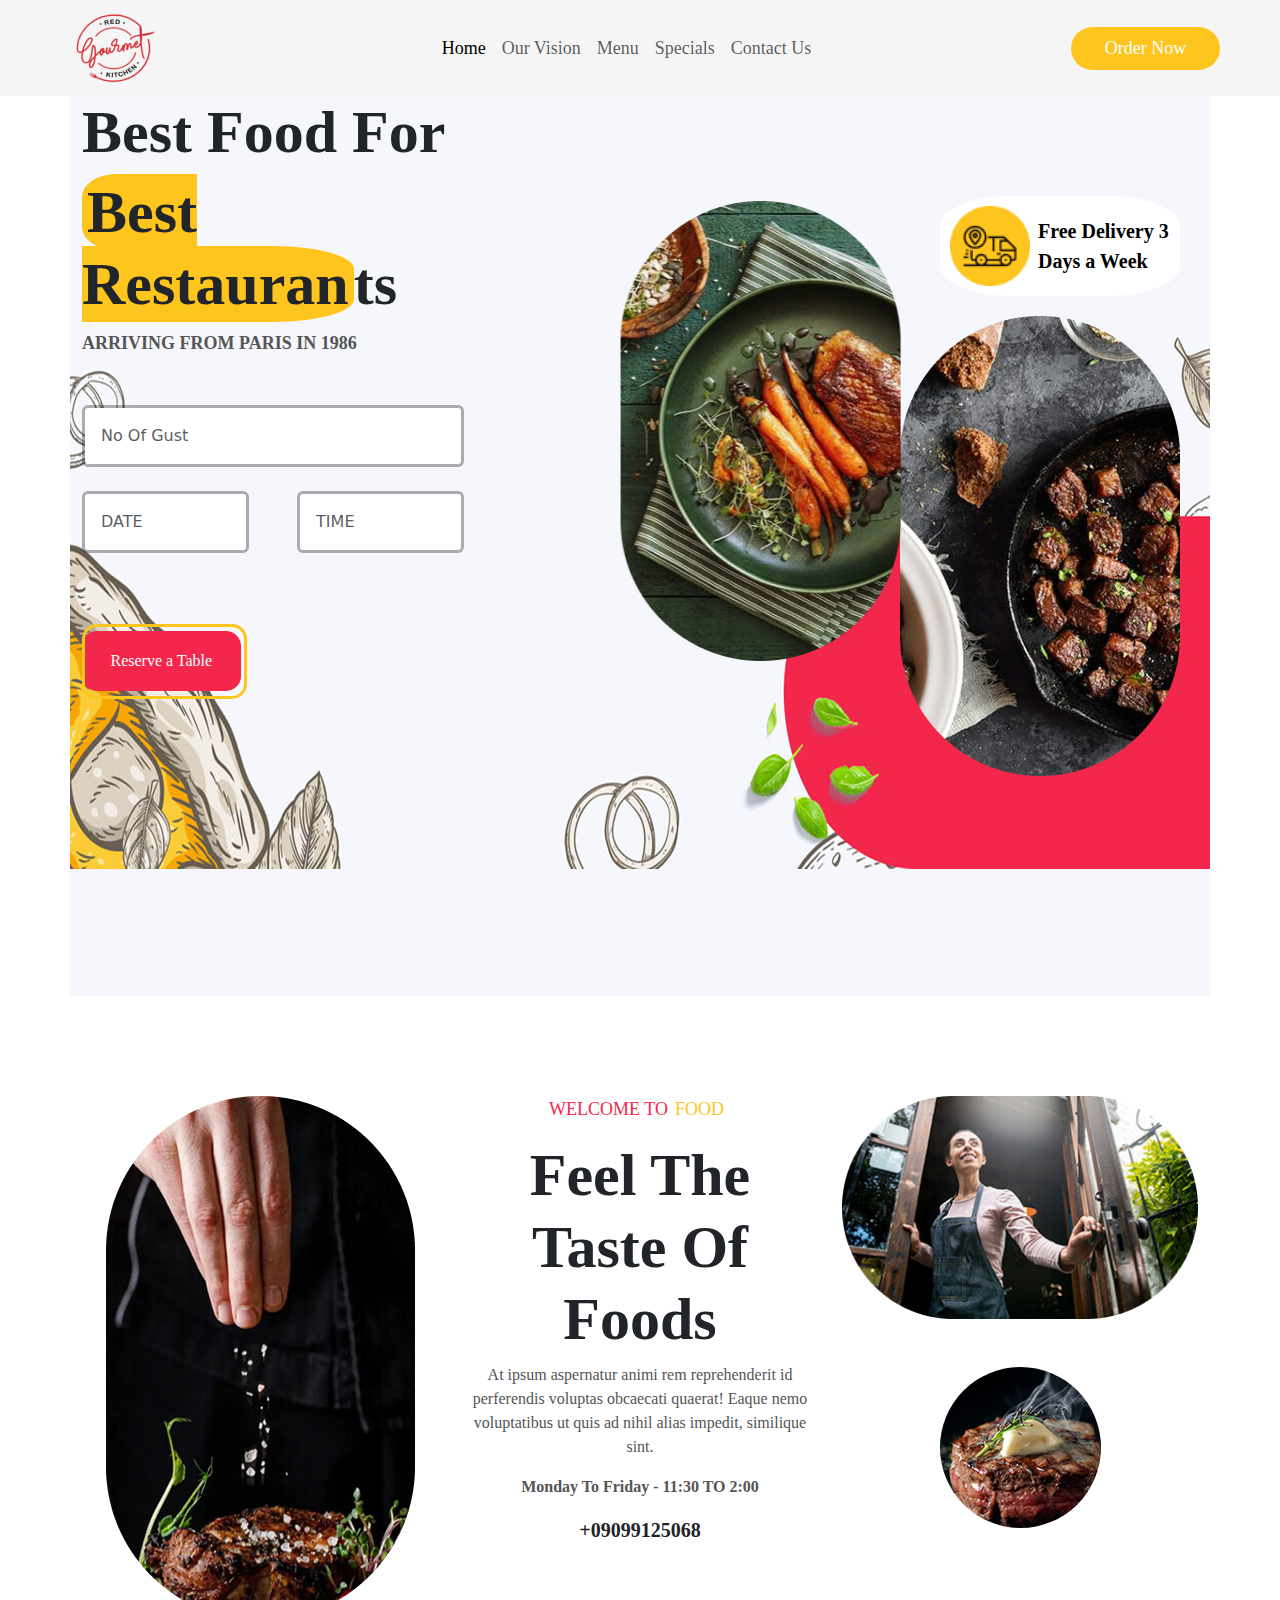
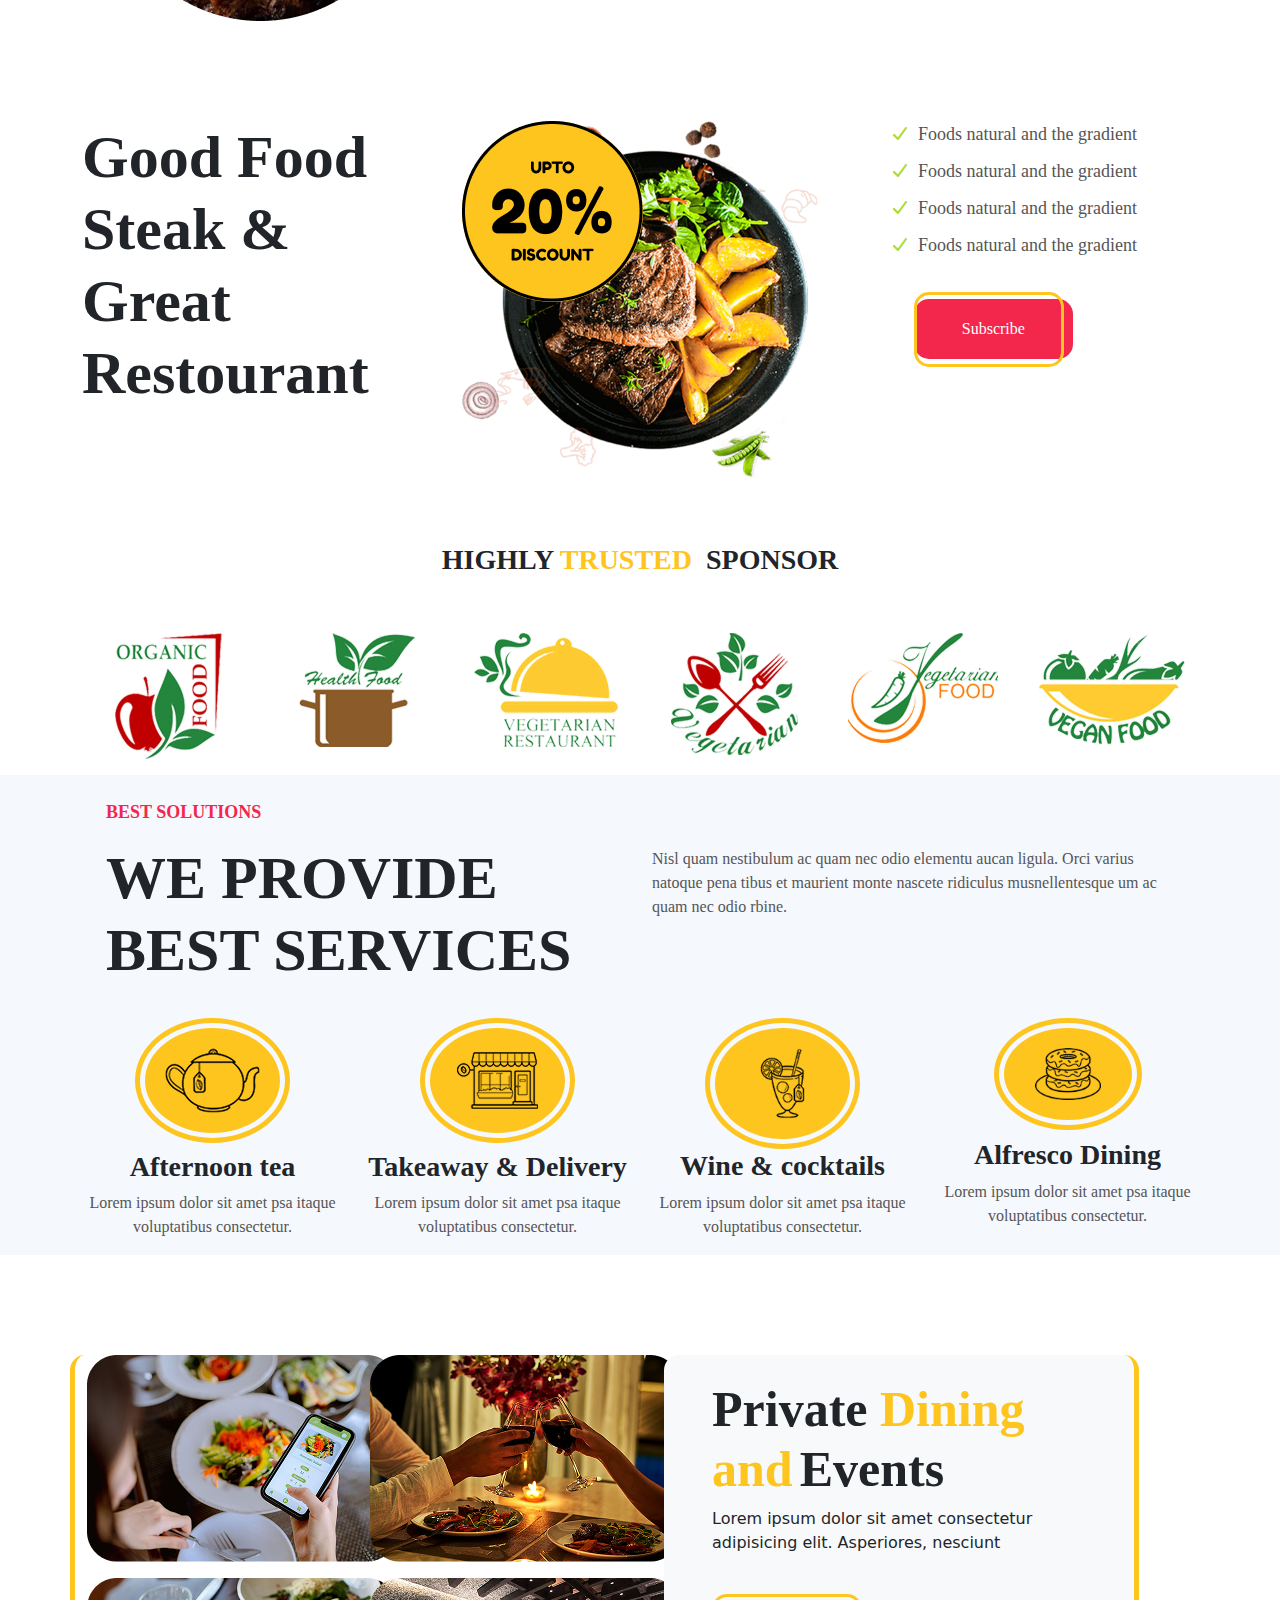
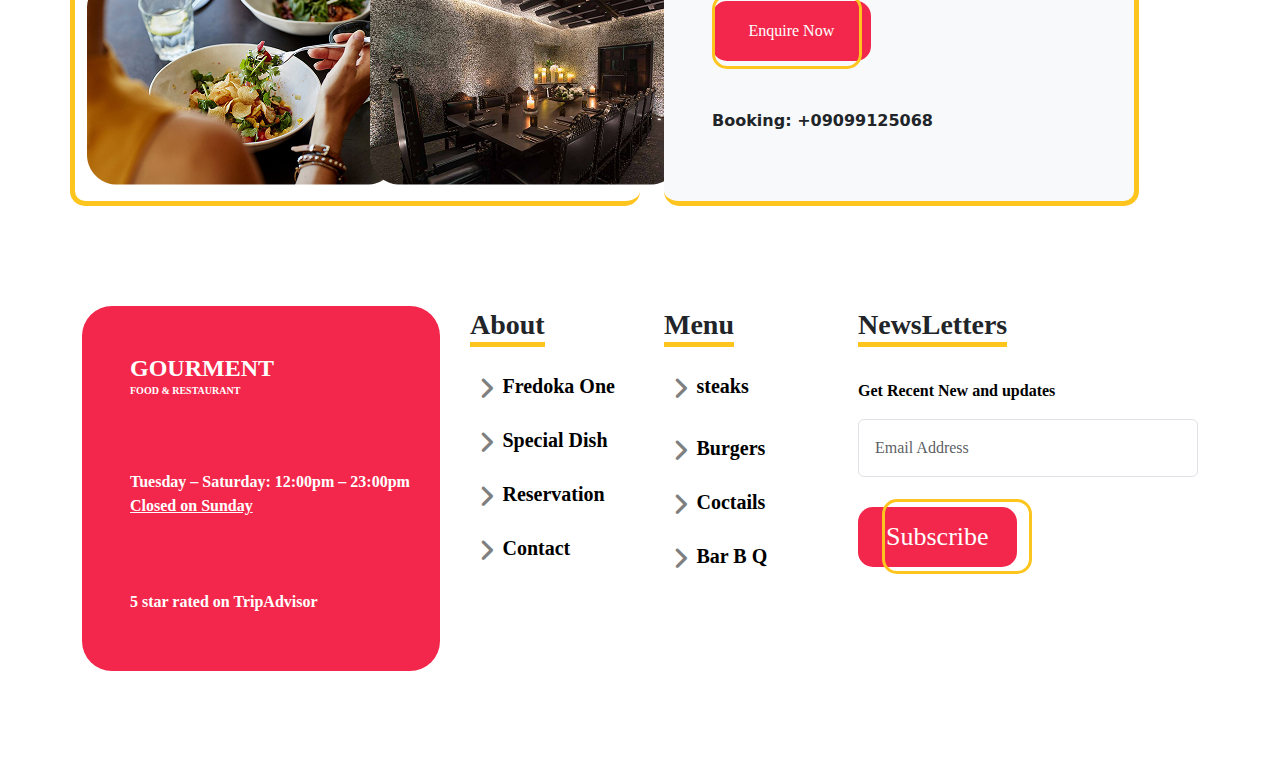
<file: OUR Vision.html>
<!DOCTYPE html >
<html lang="en" >
<head>
  <meta charset="UTF-8" />
  <meta name="viewport" content="width=device-width, initial-scale=1.0" />
  <title>our Vision</title>
  <link rel="stylesheet" href="./CSS/bootstrap.min.css">
  <link rel="stylesheet" href="./CSS/all.min.css">
  <link rel="stylesheet" href="./CSS/style.css" />
</head>
<body>
  <header>
     <nav class="navbar navbar-expand-lg bg-nav p-0 " >
  <div class="container-fluid">
    <a class="navbar-brand ms-5"><img src="./imges/IMG_9920.png.png" alt="lago"></a>
    <button class="navbar-toggler" type="button" data-bs-toggle="collapse" data-bs-target="#navbarNav" aria-controls="navbarNav" aria-expanded="false" aria-label="Toggle navigation">
      <span class="navbar-toggler-icon"></span>
    </button>
    <div class="collapse navbar-collapse justify-content-center" id="navbarNav">
      <ul class="navbar-nav">
        <li class="nav-item">
          <a class="nav-link active Link-style" aria-current="page" href="#" id="Home">Home</a>
        </li>
         
        <li class="nav-item">
          <a class="nav-link Link-style" href="#sec1" id="Our-Vision">Our Vision</a>
        </li>
        <li class="nav-item">
          <a class="nav-link Link-style"  href="#sec2" id="Menu">Menu</a>
        </li>
         <li class="nav-item" id="signin">
          <a class="nav-link Link-style signin" href="#sec3" id="Specials" >Specials</a>
        </li> 
        <li class="nav-item" id="signin">
          <a class="nav-link Link-style signin" href="##sec4" id="Contact-Us" >Contact Us</a>
        </li> 
      </ul> 
    </div>
    <div class="ms-auto me-5 navbar-nav button-style" >
       <button >Order Now</button>        
    </div>
  </div>
    </nav>
       <div class="container    bg-cont-ourvision position-relative">
        <div class="row align-items-start">
          <div class="col-md-6">
               <div class="our-content ">
        <h2>Best Food For </h2>
        <h2 class=" position-relative"><span class="bg-h2">Best Restauran</span>ts </h2>
         <p>ARRIVING FROM PARIS IN 1986</p>
         <div>
            <input type="text" class="form-control p-3 mt-5" placeholder="No Of Gust">
            <div class="d-flex">
                <input type="text" class="form-control p-3 mt-4" placeholder="DATE">
                <input type="text" class="form-control p-3 mt-4 ms-5" placeholder="TIME">
            </div>
         </div>
         <div class="button1 position-relative mt-5">
                  <button>Reserve a Table</button>
                  <div class="position-absolute p2-2 "></div>
               </div>
            <div class="order d-flex">
                <img src="./imges/BUS.png" class="me-2" alt="Bus">
                <p>Free Delivery 3 Days a Week</p>
            </div>
            </div>
          </div>
           <div class="col-md-6">
                <div class="imgs ">
                <img src="./imges/featured-arae-1.2-280x460.jpg.png" class=" img-fluid transform" alt="food">
                <img src="./imges/featured-arae-2.2-280x460.jpg.png"  class="img-fluid"  alt="food">
            </div>
           </div>
           
        </div>
       
    
   </div>
  </header>
 <section id="sec1">
  <div class="container">
    <div class="row">
      <div class="col-lg-4 text-center">
        <img src="./imges/Image.png" alt="food">
      </div>
     <div class="col-lg-4 mt-lg-0 mt-4">
         <div class="text text-center">
        <p class="span4"><span class="span6" >WELCOME TO</span>FOOD</p>
        <h2>Feel The Taste Of Foods</h2>
        <p> At ipsum aspernatur animi rem reprehenderit id perferendis voluptas obcaecati quaerat! Eaque nemo voluptatibus ut quis ad nihil alias impedit, similique sint.</p>
        <p>Monday To Friday - 11:30 TO 2:00 </p>
        <p>+09099125068</p>
      </div>
     </div>
     <div class="col-lg-4">
      <div >
        <img src="./imges/featured-arae-4.jpg.png" class="w-100" alt="featured-arae-4">
        <div class="text-center"> 
           <img src="./imges/circle-text-img.jpg.png" class="img-fluid  circle-img mt-5 me-auto"   alt="parger">
        </div>
      </div>
     </div>
    </div>
  </div>
 </section>

  <section id="sec2">
  <div class="container">
    <div class="row">
      <div class="col-lg-4 text">
        <h2>Good Food Steak & Great Restourant</h2>
      </div>
     <div class="col-lg-4 mt-lg-0 mt-4">
         <div class=" text-center">
           <figure class="position-relative">
              <img src="./imges/food1.png.png" class="img-fluid" alt="food1">
              <figure class="position-absolute discount">
             <img src="./imges/Paragraph+Border.png"  class="img-fluid"  alt="discount">
           </figure>
           </figure>
           
      </div>
     </div>
     <div class="col-lg-4 text-center">
       <div class=" ms-lg-5">
          <div class="d-flex">
             <i class="fa-solid fa-check mt-1"></i>
             <p class="p-sec-foods ms-2">Foods natural and the gradient</p>
          </div>
          <div class="d-flex">
             <i class="fa-solid fa-check mt-1"></i>
             <p class="p-sec-foods ms-2">Foods natural and the gradient</p>
          </div>
          <div class="d-flex">
             <i class="fa-solid fa-check mt-1"></i>
             <p class="p-sec-foods ms-2">Foods natural and the gradient</p>
          </div>
          <div class="d-flex">
             <i class="fa-solid fa-check mt-1"></i>
             <p class="p-sec-foods ms-2">Foods natural and the gradient</p>
          </div>
           <div class="button1 d-flex justify-content-start ms-4 position-relative">
                  <button>Subscribe</button>
                  <div class="position-absolute pos p2 "></div>
               </div>
       </div>
     </div>
    </div>
    <div class="row mt-5 text-center mb-5">
      <h3 class="h3-style" >HIGHLY <span class="span2">TRUSTED </span>SPONSOR</h3>
    </div>
    <div class="row g-3 text-center">
      <div class="col-lg-2 col-md-4 col-sm-6 ">
        <figure>
          <img src="./imges/img-client.png.png" alt="client">
        </figure>
      </div>
       <div class="col-lg-2 col-md-4 col-sm-6">
        <figure>
          <img src="./imges/img-client2.png.png" alt="client2">
        </figure>
      </div>
       <div class="col-lg-2 col-md-4 col-sm-6">
        <figure>
          <img src="./imges/img-client3.png.png" alt="client3">
        </figure>
      </div>
       <div class="col-lg-2 col-md-4 col-sm-6">
        <figure>
          <img src="./imges/img-client4.png.png" alt="client4">
        </figure>
      </div>
       <div class="col-lg-2 col-md-4 col-sm-6">
        <figure>
          <img src="./imges/img-client5-150x110.png.png" alt="client5">
        </figure>
      </div>
       <div class="col-lg-2 col-md-4 col-sm-6">
        <figure>
          <img src="./imges/img-client6.png.png" alt="client6">
        </figure>
      </div>
    </div>
  </div>
 </section>
  <section class="sec3">
    <div class="container">
     <div class="row p-4">
      <div class="col-md-6 text">
        <p class="p-style">BEST SOLUTIONS</p>
        <h2> WE PROVIDE BEST SERVICES</h2>
      </div>
       <div class="col-md-6 test mt-5">
        <p>Nisl quam nestibulum ac quam nec odio elementu aucan ligula. Orci varius natoque pena tibus et maurient monte nascete ridiculus musnellentesque um ac quam nec odio rbine.</p>
        
      </div>
     </div>
     <div class="row text-center">
      <div class="col-lg-3 col-md-6">
        <div class="border1  ">
          <figure class="bg-figure m-0 ">
             <img src="./imges/SVG.png" class="w-100" alt="Afternoon tea">
          </figure>
        </div>
        <figcaption class="test">
          <h3 class="h3-style">Afternoon tea</h3>
          <p>Lorem ipsum dolor sit amet psa itaque voluptatibus consectetur.</p>
        </figcaption>
      </div>
      <div class="col-lg-3 col-md-6">
        <div class="border1 ">
          <figure class="bg-figure m-0 ">
             <img src="./imges/SVG (1).png" class="w-100" alt="Afternoon tea">
          </figure>
        </div>
          <figcaption class="test">
          <h3 class="h3-style">Takeaway & Delivery</h3>
          <p>Lorem ipsum dolor sit amet psa itaque voluptatibus consectetur.</p>
        </figcaption>
      </div>
      <div class="col-lg-3 col-md-6">
        <div class="border1 ">
          <figure class="bg-figure m-0 d-flex justify-content-center align-items-center ">
             <img src="./imges/SVG (2).png"  class="w-75" alt="Afternoon tea">
          </figure>
        </div>
          <figcaption class="test">
          <h3 class="h3-style">Wine & cocktails</h3>
          <p>Lorem ipsum dolor sit amet psa itaque voluptatibus consectetur.</p>
        </figcaption>
      </div>
      <div class="col-lg-3 col-md-6">
        <div class="border1 ">
          <figure class="bg-figure m-0 d-flex justify-content-center align-items-center ">
             <img src="./imges/doughnut.png" class="w-75 " alt="Afternoon tea">
          </figure>
        </div>
          <figcaption class="test mt-2">
          <h3 class="h3-style">Alfresco Dining</h3>
          <p>Lorem ipsum dolor sit amet psa itaque voluptatibus consectetur.</p>
        </figcaption>
      </div>
     </div>
    </div>
  </section>
  <section id="sec4-1">
    <div class="container">
      <div class="row">
        <div class="col-lg-6 col-md-12">
          <div class="row border2 ">
            <div class="col-md-6">
                 <figure>
              <img src="./imges/img-blog-1.jpg.png" alt="Menu">
            </figure>
            <figure>
              <img src="./imges/img-menu.jpg.png" alt="Menu">
            </figure>
            </div>
             <div class="col-md-6">
            <figure>
              <img src="./imges/img-menu2.jpg.png" alt="Menu">
            </figure>
            <figure>
              <img src="./imges/img-menu3.jpg.png" alt="Menu">
            </figure>
            </div>
          </div>
        </div>
         <div class="col-lg-5 ps-5 bg-body-tertiary border3 ms-4 pt-4 col-md-12">
            <div class="our-text">
              <h2>Private  <span class="span4">Dining and</span>Events</h2>
              <P>Lorem ipsum dolor sit amet consectetur adipisicing elit. Asperiores, nesciunt</P>
                <div class="button1 position-relative mb-5 ">
                  <button>Enquire Now</button>
                  <div class="position-absolute p2 start-0"></div>
                  
               </div>
               <p><strong>Booking: </strong><strong>+09099125068</strong></p>
            </div>
        </div>
      </div>
    </div>
  </section>
     <footer id="sec5">
       <div class="container">
        <div class="row g-5 justify-content-center">
          <div class="col-lg-4 col-md-6 col-12">
            <div class="bg pt-5 ps-5">
                <h4 class="font">GOURMENT</h4>
                <p class="mt-0 font fs-1-1">FOOD & RESTAURANT</p>
                <p class="mt-5 pt-4 font fs">Tuesday – Saturday: 12:00pm – 23:00pm</p>
                <p class="mb-5 pb-4 font fs text-decoration-underline">Closed on Sunday</p>
                 <p class="font fs">5 star rated on TripAdvisor</p>
            </div>
          </div>
          
           <div class="col-lg-2 col-md-4   col-6 d-flex flex-column align-items-start ">
            <div class="col2 ">
                <h3>About</h3>
                <div class="d-flex About mt-3 col2">
                  <i class="fa-duotone text-black-50 fa-solid mt-1 fa-angle-right"></i>
                  <p class="mb-2 fs-5  ">Fredoka One</p>
                </div>
                <div class="d-flex About mt-3 col2">
                  <i class="fa-duotone text-black-50 fa-1x fa-solid mt-1 fa-angle-right"></i>
                  <p class="mb-2 fs-5  ">Special Dish</p>
                </div>
                <div class="d-flex About mt-3 col2">
                  <i class="fa-duotone text-black-50 fa-solid mt-1 fa-angle-right"></i>
                  <p class="mb-2 fs-5  ">Reservation</p>
                </div>
                <div class="d-flex About mt-3 col2">
                  <i class="fa-duotone text-black-50 fa-solid mt-1 fa-angle-right"></i>
                  <p class="mb-2 fs-5  ">Contact</p>
                </div>

            </div>
          </div>
          <div class="col-lg-2 col-md-4 col-6  flex-column align-items-start  ">
            <div class="col2  ">
                <h3>Menu</h3>
                <div class="d-flex About mt-3 col2">
                  <i class="fa-duotone text-black-50 fa-solid mt-1 fa-angle-right"></i>
                  <p class="fs-5 ">steaks</p>
                </div>
                <div class="d-flex About mt-3 col2">
                  <i class="fa-duotone text-black-50 fa-solid mt-1 fa-angle-right"></i>
                  <p class="mb-2 fs-5  ">Burgers</p>
                </div>
                <div class="d-flex About mt-3 col2">
                  <i class="fa-duotone text-black-50 fa-solid mt-1 fa-angle-right"></i>
                  <p class="mb-2 fs-5  ">Coctails</p>
                </div>
                <div class="d-flex About mt-3 col2">
                  <i class="fa-duotone text-black-50 fa-solid mt-1 fa-angle-right"></i>
                  <p class="mb-2 fs-5  ">Bar B Q</p>
                </div>
             

            </div>
          </div>
           <div class="col-md-4   ">
            <div class="col2">
              <h3>NewsLetters</h3>
              <p class="mt-4">Get Recent New and updates</p>  
              <input type="text" class="form-control p-3" placeholder="Email Address">
               <div class="button1 position-relative">
                  <button class="button" >Subscribe</button>
                  <div class="position-absolute p2 "></div>
               </div>
            </div>
          </div>
        </div>
       </div>
   </footer>

<script src="./Js/jquery-3.7.1.min.js"></script>
<script src="./Js/bootstrap.bundle.min.js"> </script>
<script  src="./Js/main.js"></script>
</body>
</html>
</file>
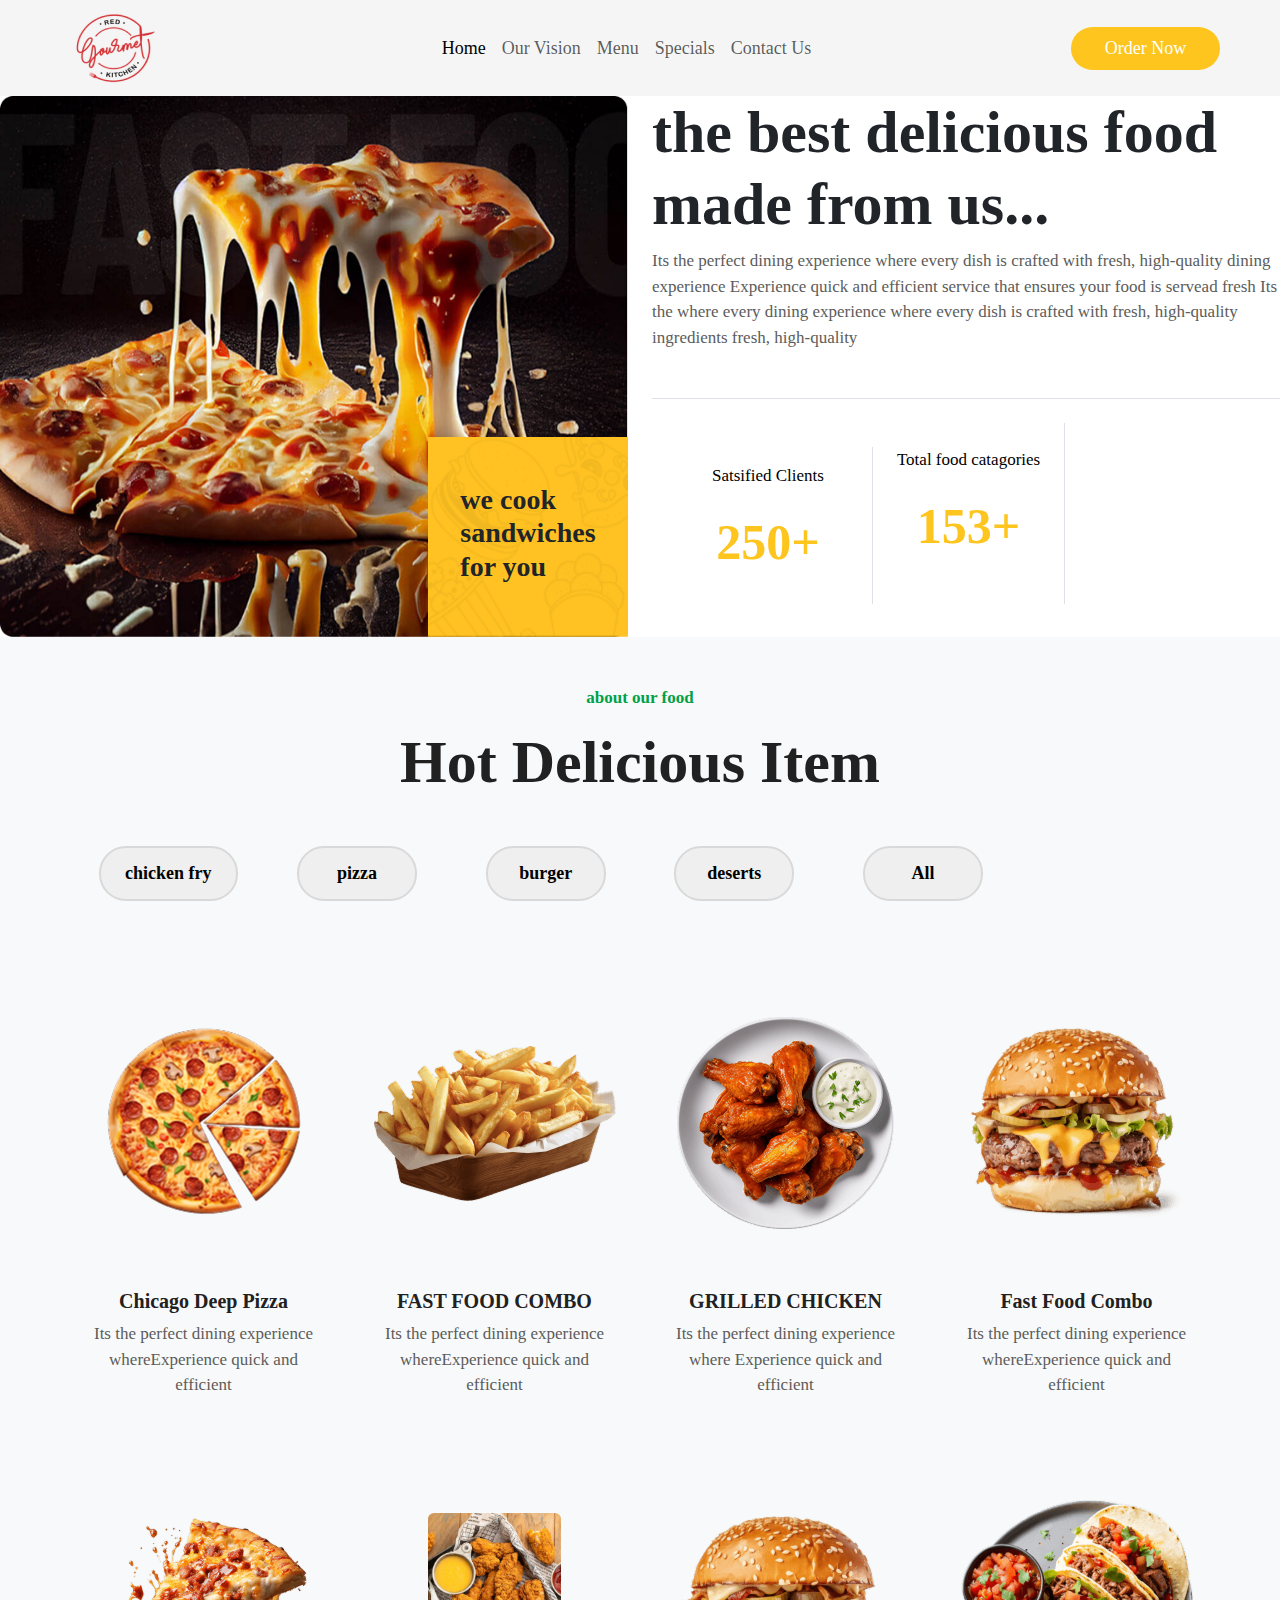
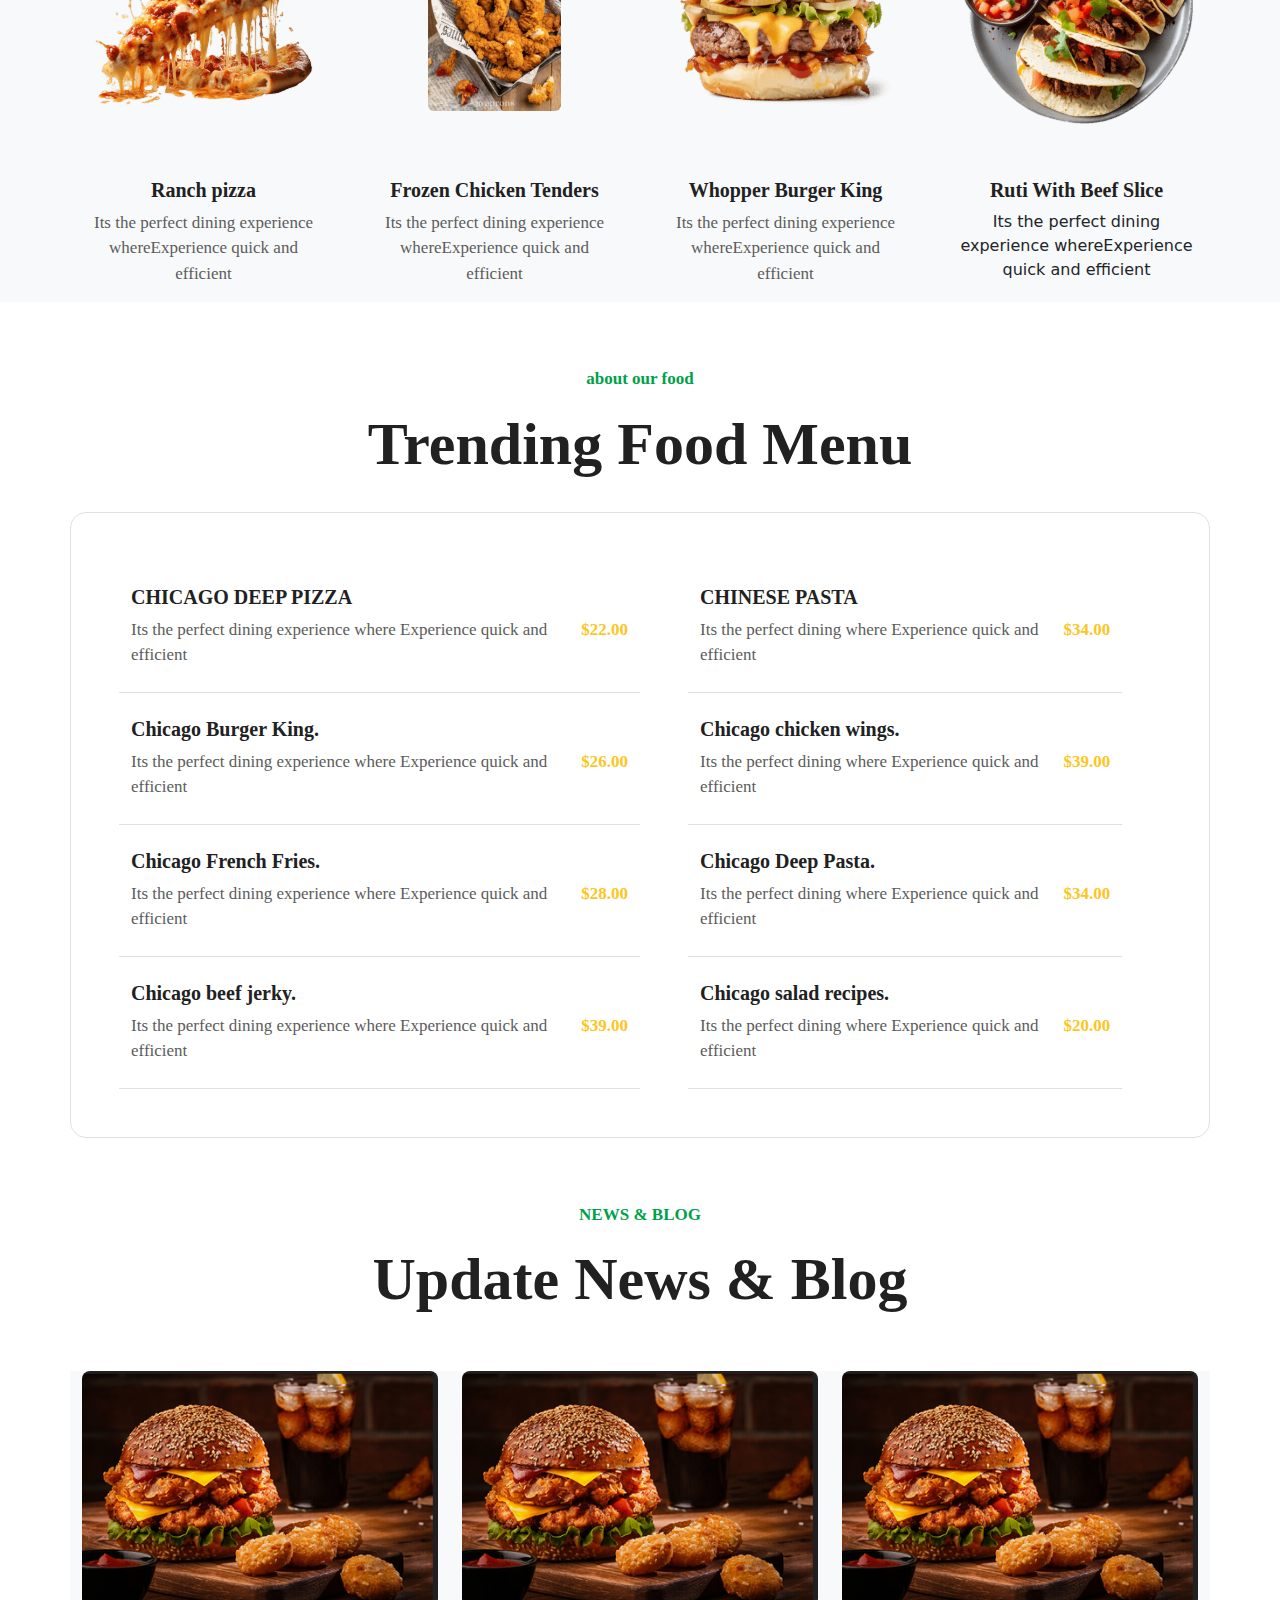
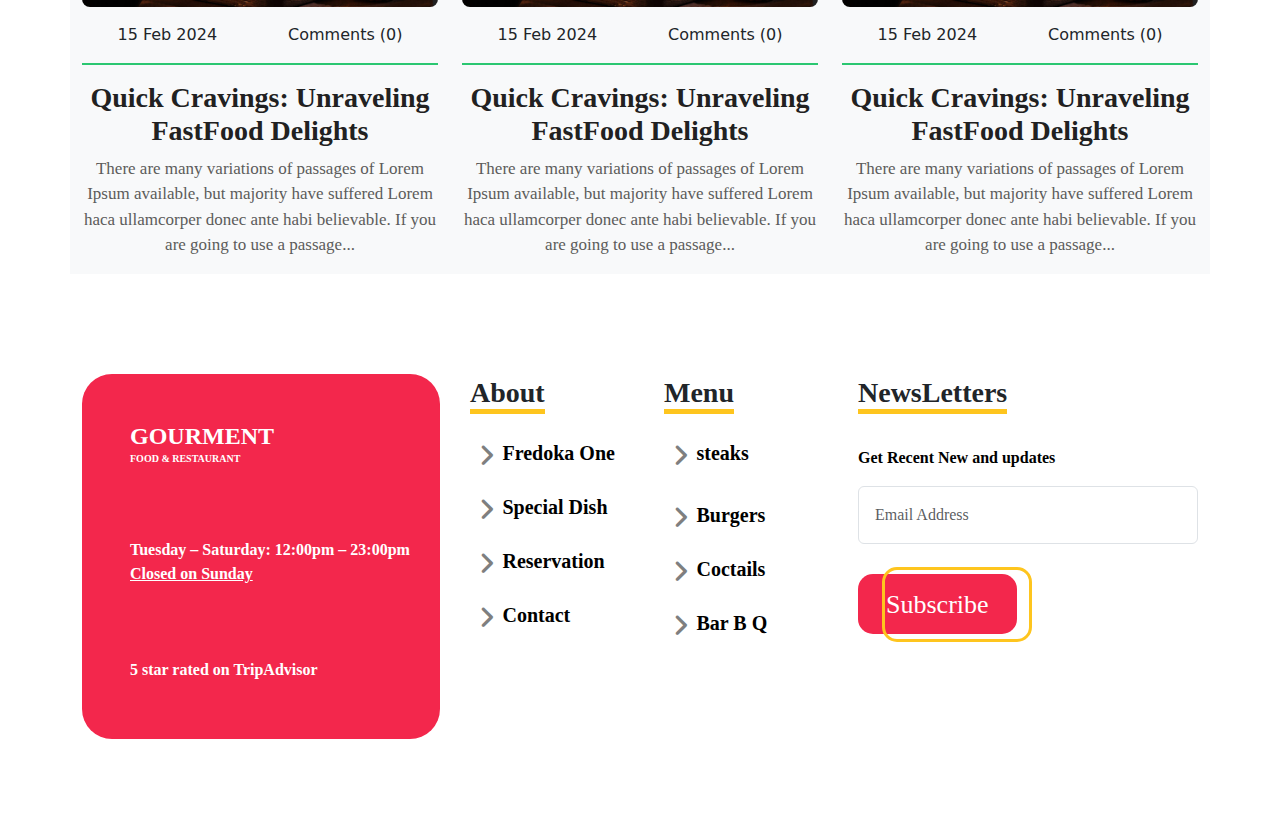
<file: Specials.html>
<!DOCTYPE html >
<html lang="en" >
<head>
  <meta charset="UTF-8" />
  <meta name="viewport" content="width=device-width, initial-scale=1.0" />
  <title>Special</title>
  <link rel="stylesheet" href="./CSS/bootstrap.min.css">
  <link rel="stylesheet" href="./CSS/all.min.css">
  <link rel="stylesheet" href="https://cdn.jsdelivr.net/npm/swiper@11/swiper-bundle.min.css"/>
  <link rel="stylesheet" href="./CSS/style.css" />
</head>
<body>
  <header>
     <nav class="navbar navbar-expand-lg bg-nav p-0 " >
  <div class="container-fluid">
    <a class="navbar-brand ms-5"><img src="./imges/IMG_9920.png.png" alt="lago"></a>
    <button class="navbar-toggler" type="button" data-bs-toggle="collapse" data-bs-target="#navbarNav" aria-controls="navbarNav" aria-expanded="false" aria-label="Toggle navigation">
      <span class="navbar-toggler-icon"></span>
    </button>
    <div class="collapse navbar-collapse justify-content-center" id="navbarNav">
      <ul class="navbar-nav">
        <li class="nav-item">
          <a class="nav-link active Link-style" aria-current="page" href="#" id="Home">Home</a>
        </li>
         
        <li class="nav-item">
          <a class="nav-link Link-style" href="#sec1" id="Our-Vision">Our Vision</a>
        </li>
        <li class="nav-item">
          <a class="nav-link Link-style"  href="#sec2" id="Menu">Menu</a>
        </li>
         <li class="nav-item" id="signin">
          <a class="nav-link Link-style signin" href="#sec3" id="Specials" >Specials</a>
        </li> 
        <li class="nav-item" id="signin">
          <a class="nav-link Link-style signin" href="##sec4" id="Contact-Us" >Contact Us</a>
        </li> 
      </ul> 
    </div>
    <div class="ms-auto me-5 navbar-nav button-style" >
       <button >Order Now</button>        
    </div>
  </div>
    </nav>
     <div class="container-fluid p-0 ">
        <div class="row ">
         <div class="col-lg-6 ">
            <figure class="m-0 position-relative ">
                <img src="./imges/Container.png" class="w-100 m-0 " alt="container">
                <div class="wecook position-absolute bottom-0  ">
                <h3>we cook sandwiches for you</h3>
            </div>
            </figure>
            
         </div>
          <div class="col-lg-6 ">
            <div class="disc">
              <h2>the best delicious food made from us...</h2>
              <p>Its the perfect dining experience where every dish is crafted with fresh, high-quality dining experience Experience quick and efficient service that ensures your food is servead fresh Its the where every dining experience where every dish is crafted with fresh, high-quality ingredients fresh, high-quality</p>
              <div class="d-flex flex-wrap container-fluid mt-5 border-top">
                <div class="part1-sp-clints text-center mt-5 border-end pe-5 ps-5 pt-3">
                 <p>Satsified Clients</p>
                 <p class="text-center">250+</p>

              </div>
               <div class="part1-sp-clints   text-cente mt-4 border-end p-4">
                 <p>Total food catagories</p>
                 <p class="text-center">153+</p>

              </div>
              </div>
            </div>
         </div>
         

        </div>
     </div>
  </header>
  <section id="sec1" class="bg-body-tertiary m-0">
   <div class="container">
    <div class="row">
        <div class="col-12">
            <div class="cont-sec1 pt-5 text-center">
                <p>about our food</p>
                <h2>Hot Delicious Item </h2>
            </div>
        </div>   
    </div>
    <div class="row g-3 mt-4 text-center ">
      <div class="col-lg-2  col-md-4 col-sm-6  ">
      <button class="btn-categry">chicken fry</button>
      </div>
      <div class="col-lg-2 col-md-4 col-sm-6 ">
        <button class="btn-categry ">pizza</button>
      </div>
      <div class="col-lg-2 col-md-4 col-sm-6 ">
         <button class="btn-categry ">burger</button>
      </div>
      <div class="col-lg-2 col-md-4 col-sm-6 ">
          <button  class="btn-categry col-sm-6  ">deserts</button>
      </div>
      <div class="col-lg-2 col-md-4 col-sm-6 ">
          <button  class="btn-categry ">All</button>
      </div>
    
      
      
    </div>
    <div class="row g-5 mt-4">
       <div class="col-lg-3 filter col-md-6 " data-name="pizza" >
        <div class="food " >
            <figure class=" d-flex justify-content-center align-items-center figure-menu p-5">
           <img src="./imges/pizza-2.png.png" alt="pizza-2">
        </figure>
        <Figcaption class="text-center p-hotfood" >
         <h2 class="h2-de">Chicago Deep Pizza</h2>
         <p>Its the perfect dining experience whereExperience quick and efficient</p>
        </Figcaption>
        </div>
       
       </div>
        <div class="col-lg-3 filter col-md-6" data-name="deserts" >
          <div class="food" >
        <figure class=" d-flex justify-content-center align-items-center figure-menu p-5">
           <img src="./imges/potato.png.png" alt="patato">
        </figure>
        <Figcaption class="text-center  p-hotfood " >
         <h2 class="h2-de">FAST FOOD COMBO</h2>
         <p>Its the perfect dining experience whereExperience quick and efficient</p>
         <p></p>
        </Figcaption>
        </div>
       </div>
        <div class="col-lg-3 filter col-md-6" data-name="chicken fry" >
          <div class="food" >
               <figure class=" d-flex justify-content-center figure-menu align-items-center p-5">
           <img src="./imges/grilled-2.png.png" alt="ruti">
        </figure>
        <Figcaption class="text-center p-hotfood" >
         <h2 class="h2-de">GRILLED CHICKEN</h2>
         <p>Its the perfect dining experience where Experience quick and efficient</p>
        </Figcaption>
          </div>
       
       </div>
        <div class="col-lg-3 filter col-md-6" data-name="burger" >
        <div class="food" >
             <figure class=" d-flex justify-content-center figure-menu align-items-center p-5">
           <img src="./imges/burger-2-1.png.png" alt="main-food-2">
        </figure>
        <Figcaption class="text-center p-hotfood" >
         <h2 class="h2-de">Fast Food Combo</h2>
         <p>Its the perfect dining experience whereExperience quick and efficient</p>
        </Figcaption>
        </div>
       </div>
       <div class="col-lg-3 filter col-md-6" data-name="pizza" >
        <div class="food" >
            <figure class=" d-flex justify-content-center figure-menu align-items-center p-5">
           <img src="./imges/pizza-3.png.png" alt="pizza-3">
        </figure>
        <Figcaption class="text-center p-hotfood" >
         <h2 class="h2-de"> Ranch pizza</h2>
         <p>Its the perfect dining experience whereExperience quick and efficient</p>
        </Figcaption>
        </div>
       </div>
       <div class="col-lg-3 filter col-md-6" data-name="chicken fry" >
        <div class="food" >
             <figure class="d-flex justify-content-center figure-menu align-items-center p-5">
           <img src="./imges/Frozen Chicken Tenders in the Air Fryer.jfif" width="90%" class="rounded" alt="pasta">
        </figure>
        <Figcaption class="text-center p-hotfood" >
         
         <h2 class="h2-de">Frozen Chicken Tenders</h2>
         <p>Its the perfect dining experience whereExperience quick and efficient</p>
        </Figcaption>
        </div>
       </div>
       <div class="col-lg-3 filter col-md-6" data-name="burger" >
          <div class="food" >
               <figure class=" d-flex justify-content-center figure-menu align-items-center p-5">
           <img src="./imges/burger-2-1.png.png" alt="burger-2">
        </figure>
        <Figcaption class="text-center p-hotfood " > 
         <h2 class="h2-de">Whopper Burger King</h2>
         <p>Its the perfect dining experience whereExperience quick and efficient</p>
        </Figcaption>
          </div>
       </div>
         <div class="col-lg-3 filter col-md-6" data-name="deserts" >
          <div class="food" >
             <figure class="d-flex justify-content-center figure-menu align-items-center p-5">
           <img src="./imges/beef-ruti.png.png" alt="main-food-2">
        </figure>
        <Figcaption class="text-center" >
         <h2 class="h2-de">Ruti With Beef Slice</h2>
         <p>Its the perfect dining experience whereExperience quick and efficient</p>
        </Figcaption>
          </div>
       </div>
      </div>
   </div>
   
   
  </section>
  <section id="sec2" class="mt-3 m-0">
   <div class="container">
    <div class="row">
        <div class="col-12">
            <div class="cont-sec1 pt-5 text-center">
                <p>about our food</p>
                <h2>Trending Food Menu</h2>
            </div>
        </div>   
    </div>
    <div class="row g-4 border p-5 rounded-4  mt-4">
       <div class="col-lg-6 border-bottom pb-2">
          <h2 class="h2-se3">CHICAGO DEEP PIZZA</h2>
          <div class="d-flex justify-content-between">
            <p class="p-hotfood">Its the perfect dining experience where Experience quick and efficient</p>
            <p class="price">$22.00</p>
          </div>
       </div>
       <div class="col-lg-5 border-bottom ms-lg-5  pb-2">
          <h2 class="h2-se3">CHINESE PASTA</h2>
          <div class="d-flex justify-content-between">
            <p class="p-hotfood">Its the perfect dining  where Experience quick and efficient</p>
            <p class="price">$34.00</p>
          </div>
       </div>
        <div class="col-lg-6 border-bottom pb-2">
          <h2 class="h2-se3">Chicago Burger King.</h2>
          <div class="d-flex justify-content-between">
            <p class="p-hotfood">Its the perfect dining experience where Experience quick and efficient</p>
            <p class="price">$26.00</p>
          </div>
       </div>
       <div class="col-lg-5 border-bottom ms-lg-5  pb-2">
          <h2 class="h2-se3">Chicago chicken wings.</h2>
          <div class="d-flex justify-content-between">
            <p class="p-hotfood">Its the perfect dining  where Experience quick and efficient</p>
            <p class="price">$39.00</p>
          </div>
       </div>
       <div class="col-lg-6 border-bottom pb-2">
          <h2 class="h2-se3">Chicago French Fries.</h2>
          <div class="d-flex justify-content-between">
            <p class="p-hotfood">Its the perfect dining experience where Experience quick and efficient</p>
            <p class="price">$28.00</p>
          </div>
       </div>
        <div class="col-lg-5 border-bottom  ms-lg-5    pb-2">
          <h2 class="h2-se3">Chicago Deep Pasta.</h2>
          <div class="d-flex justify-content-between">
            <p class="p-hotfood">Its the perfect dining  where Experience quick and efficient</p>
            <p class="price">$34.00</p>
          </div>
       </div>
       <div class="col-lg-6 border-bottom pb-2">
          <h2 class="h2-se3">Chicago beef jerky.</h2>
          <div class="d-flex justify-content-between">
            <p class="p-hotfood">Its the perfect dining experience where Experience quick and efficient</p>
            <p class="price">$39.00</p>
          </div>
       </div>
        <div class="col-lg-5 border-bottom ms-lg-5  pb-2">
          <h2 class="h2-se3">Chicago salad recipes.</h2>
          <div class="d-flex justify-content-between">
            <p class="p-hotfood">Its the perfect dining  where Experience quick and efficient</p>
            <p class="price">$20.00</p>
          </div>
       </div>
       
    </div>
   </div>
   
   
  </section>
   <section id="sec3" class="mt-3 m-0">
   <div class="container">
    <div class="row">
        <div class="col-12">
            <div class="cont-sec1 pt-5 text-center">
                <p>NEWS & BLOG</p>
                <h2>Update News & Blog</h2>
            </div>
        </div>   
    </div>
    <div class="row mt-5">
       <div class="col-lg-4 bg-body-tertiary mt-4 mt-lg-0 text-center">
            <figure>
              <img src="./imges/Capture.PNG" class="rounded-3 img-fluid ">
            </figure>
            <figcaption>
              <div class="d-flex justify-content-around border-bot">
                <p>15 Feb 2024</p>
                <p>Comments (0)</p>
              </div>
              <h3 class="mt-3 h3-sec4 ">Quick Cravings: Unraveling FastFood Delights</h3>
              <p class="p-secc4">There are many variations of passages of Lorem Ipsum available, but majority have suffered Lorem haca ullamcorper donec ante habi believable. If you are going to use a passage...</p>
            </figcaption>
       </div>
        <div class="col-lg-4 bg-body-tertiary mt-4 mt-lg-0 text-center">
            <figure>
              <img src="./imges/Capture.PNG" class="rounded-3 img-fluid">
            </figure>
            <figcaption>
              <div class="d-flex justify-content-around border-bot">
                <p>15 Feb 2024</p>
                <p>Comments (0)</p>
              </div>
              <h3 class="mt-3 h3-sec4 ">Quick Cravings: Unraveling FastFood Delights</h3>
              <p class="p-secc4">There are many variations of passages of Lorem Ipsum available, but majority have suffered Lorem haca ullamcorper donec ante habi believable. If you are going to use a passage...</p>
            </figcaption>
       </div>
         <div class="col-lg-4 bg-body-tertiary mt-4 mt-lg-0 text-center">
            <figure>
              <img src="./imges/Capture.PNG" class="rounded-3 img-fluid">
            </figure>
            <figcaption>
              <div class="d-flex justify-content-around border-bot">
                <p>15 Feb 2024</p>
                <p>Comments (0)</p>
              </div>
              <h3 class="mt-3 h3-sec4 ">Quick Cravings: Unraveling FastFood Delights</h3>
              <p class="p-secc4">There are many variations of passages of Lorem Ipsum available, but majority have suffered Lorem haca ullamcorper donec ante habi believable. If you are going to use a passage...</p>
            </figcaption>
       </div> 
    </div>
   </div>
   
   
  </section>
     <footer id="sec5">
       <div class="container">
        <div class="row g-5 justify-content-center">
          <div class="col-lg-4 col-md-6 col-12">
            <div class="bg pt-5 ps-5">
                <h4 class="font">GOURMENT</h4>
                <p class="mt-0 font fs-1-1">FOOD & RESTAURANT</p>
                <p class="mt-5 pt-4 font fs">Tuesday – Saturday: 12:00pm – 23:00pm</p>
                <p class="mb-5 pb-4 font fs text-decoration-underline">Closed on Sunday</p>
                 <p class="font fs">5 star rated on TripAdvisor</p>
            </div>
          </div>
          
           <div class="col-lg-2 col-md-4   col-6 d-flex flex-column align-items-start ">
            <div class="col2 ">
                <h3>About</h3>
                <div class="d-flex About mt-3 col2">
                  <i class="fa-duotone text-black-50 fa-solid mt-1 fa-angle-right"></i>
                  <p class="mb-2 fs-5  ">Fredoka One</p>
                </div>
                <div class="d-flex About mt-3 col2">
                  <i class="fa-duotone text-black-50 fa-1x fa-solid mt-1 fa-angle-right"></i>
                  <p class="mb-2 fs-5  ">Special Dish</p>
                </div>
                <div class="d-flex About mt-3 col2">
                  <i class="fa-duotone text-black-50 fa-solid mt-1 fa-angle-right"></i>
                  <p class="mb-2 fs-5  ">Reservation</p>
                </div>
                <div class="d-flex About mt-3 col2">
                  <i class="fa-duotone text-black-50 fa-solid mt-1 fa-angle-right"></i>
                  <p class="mb-2 fs-5  ">Contact</p>
                </div>

            </div>
          </div>
          <div class="col-lg-2 col-md-4 col-6  flex-column align-items-start  ">
            <div class="col2  ">
                <h3>Menu</h3>
                <div class="d-flex About mt-3 col2">
                  <i class="fa-duotone text-black-50 fa-solid mt-1 fa-angle-right"></i>
                  <p class="fs-5 ">steaks</p>
                </div>
                <div class="d-flex About mt-3 col2">
                  <i class="fa-duotone text-black-50 fa-solid mt-1 fa-angle-right"></i>
                  <p class="mb-2 fs-5  ">Burgers</p>
                </div>
                <div class="d-flex About mt-3 col2">
                  <i class="fa-duotone text-black-50 fa-solid mt-1 fa-angle-right"></i>
                  <p class="mb-2 fs-5  ">Coctails</p>
                </div>
                <div class="d-flex About mt-3 col2">
                  <i class="fa-duotone text-black-50 fa-solid mt-1 fa-angle-right"></i>
                  <p class="mb-2 fs-5  ">Bar B Q</p>
                </div>
             

            </div>
          </div>
           <div class="col-md-4   ">
            <div class="col2">
              <h3>NewsLetters</h3>
              <p class="mt-4">Get Recent New and updates</p>  
              <input type="text" class="form-control p-3" placeholder="Email Address">
               <div class="button1 position-relative">
                  <button class="button" >Subscribe</button>
                  <div class="position-absolute p2 "></div>
               </div>
            </div>
          </div>
        </div>
       </div>
   </footer>

<script src="./Js/jquery-3.7.1.min.js"></script>
<script src="./Js/bootstrap.bundle.min.js"> </script>
<script src="https://cdn.jsdelivr.net/npm/swiper@11/swiper-bundle.min.js"></script>
<script  src="./Js/main.js"></script>
</body>
</html>
</file>
<file: CSS/style.css>
html,body{
  --maincolor : rgb(254,197,30);
  --secoundcolor : rgb(236,8,8);
  --mainfontofhead: Volkhov;
  --mainfontoftext: Inter;
  overflow-x: hidden;
}
.navbar-nav{
  font-family: var(--mainfontoftext);
  font-size: 18px;

}
.button-style button{
  background-color: var(--maincolor);
  color: white;
  border: unset;
  border-radius: 22px;
  -webkit-border-radius: 22px;
  -moz-border-radius: 22px;
  -ms-border-radius: 22px;
  -o-border-radius: 22px;
  width: 149px;
  height: 43px;
}
.bg-nav{
  background-color: rgb(245, 245,245);
}
.bg-img{
  background-image: url('../imges/amr-taha-Vn80vVyIY3w-unsplash.jpg');
  background-size: cover;
  background-position: center;
  background-repeat: no-repeat;
  height: 90vh;
}
.style-head{
  font-family: 'Franklin Gothic Medium', 'Arial Narrow', Arial, sans-serif;
  font-size: 50px ;
  color: white;
  font-weight: bold;
  padding-top: 70px;
}
.style-head span{
 color: var(--secoundcolor);
}
.button-style1  button{
  width: 185px;
  height: 62px;
  background-color: var(--maincolor);
  color: white;
  border: unset;
  border-radius:31px ;
  font-family: var(--mainfontoftext);
  font-size: 18px;
  font-weight: bold;
}
.button-style1  .button2{

  background-color: transparent;
  color: white;
  border: 2px white solid;
  margin-left: 20px;
}
.button-style1{
  margin-top: 20px;
}
.layer{
  position: absolute;
  top:0;
  bottom:0;
  left: 0;
  right: 0;
  background-color: rgba(0, 0, 0,0.5);
  height: 90vh;
}
.content{
  z-index: 999;
  width: 50%;
}
.p{
  margin-top: 20px;
}
/******Sec1******/
#sec1{
  margin-top: 100px;
}
.h2-sec{
  font-family: var(--mainfontoftext);
  font-size: 65px;
  font-weight: bold;

}

.span2 ,.span4
{
   color: var(--maincolor);
   margin-right: 7px;
}
.span5{
  color: var(--secoundcolor);
  margin-left: 7px;
}
.content-sec1 p{
  font-family: var(--mainfontoftext);
  font-size:30px;
  color: black;
  margin-top: 20px;


}
.cat{
  background-color:var(--maincolor) ;
  padding: 20px;
  border-radius: 30px;
  width:661px;
  height: 150px;
}
.cat  h4{
   color: white;
   font-size: 40px;
   font-family: var(--mainfontoftext);
}
.cat  p{
   color: white;
   font-size: 15px;
   font-family: var(--mainfontoftext);
}
.angle{
  width:30px;
  height:30px;
  border-radius:50%;
  background-color: white;
  display: flex;
  align-items: center;
  justify-content:center ;
 
}
.angle i{
  color: var(--maincolor);
}
/******Sec2******/
#sec2{
  margin-top: 100px;
}
.button-style2{
  width: 180px;
  height: 49px;
  background-color: var(--maincolor);
  color: white;
  
  border-radius:31px ;
  font-family: var(--mainfontoftext);
  font-size: 18px;
  font-weight: bold;
  text-align: center;
}
figcaption .button-size{
  width: 180px;
  height: 49px;
  display: flex;
  justify-content: center;
  width: 100%;
}
/******Sec3******/
#sec3{
  margin-top: 100px;
 
}
.p-2{
  font-family: var(--mainfontoftext);
  font-size: 24px;
  font-weight: 300;
}
.card{
  width: 545px;
  height: 294px;
  padding: 20px;
  border-radius: 15px;
}
.clint{
  font-family: var(--mainfontoftext);
  font-size: 20px;
}
.buttons button{
  width: 40px;
  height: 40px;
  border-radius: 50%;
  background-color: var(--maincolor);
  display: flex;
  align-items: center;
  justify-content: center;
}

/******Sec4******/
#sec4{
  background-image: url('../imges/CTA.png');
  background-size: cover;
  height: 100vh;
   width: 100%;
   margin: auto;
   background-position: center;
  background-repeat: no-repeat;
}
/******Sec5******/
#sec5{
  margin-top: 100px;
  margin-bottom: 100px;
}
.bg{
  background-color: #F3274C;
  width: 358px;
  height: 364.95px;
  border-radius: 30px;

}
.font{
  font-family: Fugaz One;
  font-size: 24px;
  color: white;
  font-weight: bold;
  margin-bottom: 0;
}
.fs-1-1{
  font-size: 10px;
}
.fs{
  font-size: 16px;
}
.col2{
  font-family: Fugaz One;
  font-size: 26px;
  position: relative;
  font-weight: bold;
}
.col2 h3{
  border-bottom: 5px solid var(--maincolor);
  display: inline-block;
  font-weight: bold;
}
.col2 p{
  font-family: Epilogue;
  font-size: 16px;
  color: black;
}
.button1 button{
  width: 158.63px;
  height: 60px;
  background-color:#F3274C;
  color: white;
  margin-top: 30px;
  border-radius: 15px;
  border: none;
  font-family: var(--mainfontoftext);
}
.p2{
  border: 3px solid var(--maincolor);
  width:150px ;
  height:75px ;
  top:25%;
  left: 7%;
  border-radius:15px ;
 
}
.our-content{
  width: 70%;
}
.bg-cont-ourvision{
  background-image: url('../imges/Section\ \(2\).png');
  height: 100vh;
}
.bg-cont-ourvision h2{
  font-family: Fredoka One;
  font-size: 60px;
  font-weight: bold;

}
.bg-h2{
   border-radius: 30% / 30%;
   background-color: var(--maincolor);
   padding: 5px; 
}

.our-content P{
  color: #555555;
  font-family:Fredoka One;
  font-size: 18px;
  margin-top: 10px;
  font-weight: bold;
}
.our-content input{
  border: solid rgba(0, 0, 0,0.3) 3px;
  
}
.p2-2{
  border: 3px solid var(--maincolor);
  width:165px ;
  height:75px ;
  top:25%;
  left: 0%;
  border-radius:15px ;
}
.order{
  height: 100px;
  width:240px;
  background-color: white;
  border-radius: 30%;
 padding: 10px;
 position: absolute;
 top:100px;
 right: 30px;
 
}
.order p{
  font-family: Fredoka One;
  font-size: 20px;
  color: #000;
  font-weight: bold;
}
.imgs{
  position: absolute;
  top: 220px;
  right: 30px;
 
}
.transform{
  transform: translate(2%,-25%);

}
.circle-img{
  border-radius: 50%;
   margin: auto;
}
.span6{
  color: #F3274C;
  margin-right: 7px;
}
.text p:first-of-type {
  font-family: 'Fredoka One';
  font-size: 18px;
}
.text h2{
  font-family: 'Fredoka One';
  font-size: 60px;
  font-weight: bold;
  
}
.text p:nth-of-type(2),.test p{
  color: #555555;
  font-family: Epilogue;
}
.text p:nth-of-type(3){
  color: #555555;
  font-family: 'Fredoka One';
  font-weight: bold;
}
.text p:nth-of-type(4){
   font-size: 20px;
  font-family: Inter;
  font-weight: bold;
}
.discount{
 top:0px;
 border-radius:50% ;
 background-color: var(--maincolor);
}
.fa-check{
  color: #ADDB31;
}
.p-sec-foods{
  font-family: 'Fredoka One';
  font-size: 18px;
  font-weight: 400;
  color: #555555;
  margin-bottom: 10px;
}
.pos{
  right: 0px;
  left: 0px;
  
}
.h3-style{
   font-family: 'Fredoka One';
  font-size: 28px;
  font-weight:bolder;
}
.sec3{
  background-color: #F5F8FD;
  margin-bottom: 100px;
}
.bg-figure{
 border-radius: 50%;
 background-color: var(--maincolor);
 padding: 20px;
 
}
.bg-figure img{
 width: 100%;
 height: auto;
 display:block;

}
.border1{
  border: solid var(--maincolor) 5px;
  border-radius: 50%;
  padding: 5px;
  display: inline-block; 
}
.p-style{
  font-size:18px ;
  font-weight: bold;
  font-family: 'Fredoka One';
  color: #F3274C;
}
.border2{
  border-bottom: 5px solid var(--maincolor);
  border-left: 5px solid var(--maincolor);
  border-radius: 15px;
 
}
.border3{
   border-bottom: 5px solid var(--maincolor);
  border-right: 5px solid var(--maincolor);
  border-radius: 15px;
}
.our-text h2{
  font-size: 50px;
   font-weight: bold;
  font-family: 'Fredoka One'
}
.img-bg,.dg-img-sec,.bg-sec{
  background-image: url('../imges/3.png');
  min-height: 100vh;
  background-size: cover;
  background-repeat: no-repeat;
  background-position: center top;

}
.bg-sec{
  background-image: url('../imges/Rectangle\ 684.png');
}
.content-menu{
  width: 50%;
  margin-left: 150px;
  padding-top: 100px;
}
.content-menu h2{
  font-family: Oswald;
  font-size: 100px;
  font-weight: bold;
  color: white;
}
.content-menu p{
  font-family: Oswald;
  font-size: 20px;
  font-weight: bold;
  color:var(--maincolor);
}
.content-menu p:nth-of-type(2){
  font-family: Oswald;
  font-size: 28px;
  font-weight: bold;
  color:white;
}
.content-menu span{
  font-family: Oswald;
  font-size: 55px;
  font-weight: bold;
  color:white;
}
.card1{
  width: 250px;
  height: 350px;
  padding: 20px;
  border-radius: 15px;
}
.cont-sec1 p,.disc-product p {
  font-family: Oswald;
  font-size: 17px;
  font-weight: bold;
  color: #00A149;
}
.disc-product p{
  color: var(--maincolor);
}
.cont-sec1 h2{
  font-family: Oswald;
  font-size: 60px;
  font-weight: bold;
  color: #212121;
}
.disc-product h3{
  font-family: Oswald;
  font-size: 28px;
  font-weight: bold;
  color: #212121;

}
.col-md-bg,.bg-row{
  background-image: url('../imges/Background\(2\).png');
  height: 300px;
  background-size: cover;
  background-repeat: no-repeat;
  background-position: center;
  border-radius:10px;

}

.bg-row{
  background-image: url('../imges/Section.png');
  height: 100vh;
  background-size: contain;
}
.dg-img-sec{
    background-image: url('../imges/Rectangle\ 682.png');
}

.col-md-bg p{
  font-family: Oswald;
  font-size: 18px;
  font-weight: bold;
  color: var(--maincolor);
}
.col-md-bg h3{
  font-family: Oswald;
  font-size: 55px;
  font-weight: bold;
  color: white;
}
.content1 p{
   font-family: Oswald;
   font-size: 28px;
   font-weight: bold;  
}
.content1 h2{
   font-family: Oswald;
   font-size: 60px;
   font-weight: bold;  
}
.content1 span{
    color: var(--maincolor);
}
.content1 p:last-of-type{
   font-family: Oswald;
   font-size: 36px;
   font-weight: bold;  
}
.p-row1{
  font-family: Oswald;
  font-size: 20px;
  font-weight: bold;
}
.sec4{
  margin-top: 100px;
  padding: 50px;
  margin-bottom: 100px;
}
.bg-p{
  background-color: var(--maincolor);
  padding: 10px;
  border-radius: 10px;
}
.content2 p:nth-of-type(2){
  color: #5C5C5B;
  font-size: 16px;
  font-family:Oswald ;
}
.content2 p:nth-of-type(3){
  color: #5C5C5B;
  font-size: 17px;
  font-family:Oswald;
  font-weight: bold;
}
.h2-de{
  color:#212121;
  font-size: 20px;
  font-family:Oswald;
  font-weight: bold;
  text-align: center;
}
.figure-menu{
  border-radius: 15px;
  height: 300px;
}
.wecook{
  width: 200px;
  height: 200px;
  background-image: url('../imges/Background\(3\).png');
  padding-left: 70px;
  padding-right: 70px;
  display: flex;
  justify-content: center;
  align-items: center;
  right: 0px;
  
  background-repeat: no-repeat;
  background-size:cover ;

 margin: 0;
}
.wecook h3{
  font-size: 28px;
  font-family:Oswald;
  font-weight: bold;
}
.disc h2{
  font-size: 60px;
  font-family: Oswald;
  font-weight: bold;
}
.disc p,.p-hotfood,.p-secc4{
  font-size: 17px;
  font-family: Oswald;
  color: #5C5C5B;
}
.part1-sp-clints p:first-of-type{
  font-size: 17px;
  font-family: Oswald;
  color: #000; 
}
.part1-sp-clints p:last-of-type{
  font-size: 50px;
  font-family: Oswald;
  color:var(--maincolor); 
  font-weight: bold;
}
.btn-categry {
  padding: 12px 24px;          
  min-width: 120px;
  border-radius: 27px;
  border: 2px solid #D9D9D9;
  transition: 0.3s ease;
  font-size: 18px;
  font-family: Oswald;
  font-weight: bold;
  white-space: nowrap;
}

.btn-categry:hover{
  border: 0;
  background-color: var(--maincolor);
}
.h2-se3{
  font-family:Oswald;
  font-size: 20px;
  color: #212121;
  font-weight: bold;
}
.price{
  color: var(--maincolor);
  font-family:Oswald;
  font-weight: bold;
  font-size: 17px;
}
.border-bot{
  border-bottom: #2bc771 solid 2px;
}
.h3-sec4{
  font-family:Oswald;
  font-weight: bold;
  font-size: 28px;
  color: #212121;
}
.content-contact p:first-of-type{
  font-family: Poppins;
  font-weight: 500;
  color: white;
  border-bottom: #F3274C solid 2px;
  display: inline;
  padding-bottom: 5px;
}
.content-contact h2{
  font-family: Poppins;
  font-weight: 700;
  color: white;
  margin-top: 20px;
  font-size: 48px;
}
.content-contact p:last-of-type{
  font-family: Poppins;
  font-weight: 500;
  color: white;
  margin-top: 20px;
  
}
.content-contact button{
 height: 43px;
 width: 143px;
 background-color: #D63D41;
 color: white;
 margin-top: 20px;
 border: 0;
 font-family: Poppins;
}
.smail-div{
  background-color: rgb(19, 27, 30);
  width: 250px;
  height: auto;
  padding: 20px;
  
}
.min-div{
  background-color:rgba(0, 0, 0,0.8);
  width: 350px;
  padding: 50px;
  display: flex;
  flex-direction: column;
  justify-content: center;
  
}
.smail-div h4{
  font-family: Poppins;
  font-weight: 700;
  color: white;
  font-size: 24px;
}
.smail-div h4:last-of-type{
  color:#FEC51E;
  margin-top: 70px;
}
.smail-div p{
  font-family: Poppins;
  font-weight: 500;
  color: white;
  font-size: 20px;
}
.cont > p:first-of-type{
  color: #D63D41;
  font-family: Poppins;
  font-weight: 500;
  border-bottom: solid 2px #D63D41 ;
  display: inline;
  padding-bottom: 5px;
}
.cont h3{
  font-family: Poppins;
  font-weight: bold;
  padding-bottom: 5px;
  margin-top: 15px;
  font-size: 36px;
}
.caption-top{
 background-color: #F3274C; 
 width: 75%;
 margin: auto;
 padding: 20px;
 margin-top: 50px;
}
.caption-top h4{
  color:white;
  font-family: Poppins;
  font-weight: bold;

  font-size: 24px;
}
.caption-top h4{
  font-family: Poppins;
}
.text h1{
  font-family: Poppins;
  font-weight: bold;
  font-size: 48px;
}

@media only screen and (max-width: 575px) {
  .style-head{
    font-size: 20px;
  }
  .p{
    font-size: 10px;
    margin-top: 10px;
  }
  .content{
    width: 100%;
    
  }
  .content-sec1 h2{
  font-family: var(--mainfontoftext);
  font-size: 40px;
  font-weight: bold;

}
.button-style1  .button2{
  margin-top: 20px;
  margin-left: 0;
}
 .content-sec1 .p-1{
  font-family: var(--mainfontoftext);
  font-size:18px;
  color: black;
  margin-top: 20px;
}
.cat{
  width: auto;
  margin: auto;
}
.cat  h4{
   color: white;
   font-size: 25px;
   font-family: var(--mainfontoftext);
   
}
.cat  p{
   color: white;
   font-size: 10px;
   font-family: var(--mainfontoftext);
}
.m{
  margin-bottom: 20px;
  margin-top: 20px;
}
.card{
  width: auto;
  height: auto;
  
  
}
.buttons{
  margin-top: 20px;
}
.sec-content .h2-sec{
  font-size: 40px;
}
.bg{
  margin: auto;
  width: auto;
}

 .bg-cont-ourvision {
    height: auto;
    padding: 40px 15px;
    background-size: cover;
  }

  .our-content {
    width: 50%;
    text-align: center;
  }

  .bg-cont-ourvision h2 {
    font-size: 32px;
    line-height: 1.2;
  }

  .our-content p {
    font-size: 16px;
  }

  
  .our-content .d-flex {
    flex-direction: column;
  }

  .our-content .d-flex input {
    margin-left: 0 !important;
  }

  
  .button1 {
    display: flex;
    justify-content: center;
    align-items: center;
  }

  .p2-2 {
    display: none;
  }
  .imgs {
    position: static;
    display: flex;
    justify-content: center;
    align-items: center;
    gap: 20px;
    margin-top: 30px;
  }

  .imgs img {
    width:auto ;
    max-width: 260px;
   
  }

  .transform {
    transform: none;
  }
  .order {
    position: static;
    width: 220px;          
    height: auto;          
    margin: 25px auto;     
    border-radius: 25px;
    padding: 10px;
    display: flex;
    align-items: center;
    gap: 10px;
  }

  .order img {
    width: 100px;           
    height: auto;
  }

  .order p {
    font-size: 14px;      
    line-height: 1.2;
  }
  .border2{
    text-align: center;
  }
  .content-menu{
    width: 50%;
    margin-left: 20px;
    padding-top: 20px;
  }
  .content-menu h2{
  font-family: Oswald;
  font-size: 25px;
  font-weight: bold;
  color: white;
  margin-bottom: 0;
}
.content-menu p{
  font-family: Oswald;
  font-size: 12px;
  font-weight: bold;
  color:var(--maincolor);
}
.content-menu p:nth-of-type(2){
  font-family: Oswald;
  font-size: 12px;
  font-weight: bold;
  color:white;
  margin-top: 0;
}
.content-menu span{
  font-family: Oswald;
  font-size: 15px;
  font-weight: bold;
  color:white;
}
.img-bg {
    min-height: auto;
    padding: 60px 15px;
  }
.button-style{
  display: none;
}
  .bg-row {
    min-height: auto;
    padding: 60px 15px;
    background-size: cover;
  
  }
}

@media (min-width: 576px) and (max-width: 767px) {
  .style-head{
    font-size: 35px;
  }
  .p{
    font-size: 15px;
    margin-top: 10px;
  }
  .content{
    width: 75%;
    
  }
  .cat{
  width: 500px;
  margin: auto;
}
.cat  h4{
   color: white;
   font-size: 25px;
   font-family: var(--mainfontoftext);
   
  
}
.cat  p{
   color: white;
   font-size: 12px;
   font-family: var(--mainfontoftext);
  ;
}
.m{
  margin-bottom: 20px;
  margin-top: 20px;
}
 .bg-cont-ourvision {
    height: auto;
    padding: 40px 15px;
    background-size: cover;
  }

  .our-content {
    width: 100%;
    text-align: center;
  }

  .bg-cont-ourvision h2 {
    font-size: 50px;
    line-height: 1.2;
  }

  .our-content p {
    font-size: 16px;
  }

  
  .our-content .d-flex {
    flex-direction: column;
  }

  .our-content .d-flex input {
    margin-left: 0 !important;
  }

  
  .button1 {
    display: flex;
    justify-content: center;
  }

  .p2-2 {
    display: none;
  }
  .imgs {
    position: static;
    display: flex;
    justify-content: center;
    align-items: center;
    gap: 20px;
    margin-top: 30px;
  }

  .imgs img {
    width: 85%;
    max-width: 260px;
   
  }

  .transform {
    transform: none;
  }
  .order {
    position: static;
    width: 220px;          
    height: auto;          
    margin: 25px auto;     
    border-radius: 25px;
    padding: 10px;
    display: flex;
    align-items: center;
    gap: 10px;
  }

  .order img {
    width: 100px;           
    height: auto;
  }

  .order p {
    font-size: 14px;      
    line-height: 1.2;
  }
  .btn-categry {
    font-size: 14px;
    padding: 10px 18px;
    min-width: 100px;
    
  }
 
 
}
@media (min-width: 768px) and (max-width: 991px) {
   .style-head{
    font-size: 35px;
  }
  .p{
    font-size: 15px;
    margin-top: 10px;
  }
  .content{
    width: 75%;
    
  }
  .conent-sec1{
    width: 100%;
  }
  .cat{
  width: 500px;
  margin: auto;
}
.cat  h4{
   color: white;
   font-size: 30px;
   font-family: var(--mainfontoftext);
   
}
.cat  p{
   color: white;
   font-size: 10px;
   font-family: var(--mainfontoftext);
}
.f{
  width: 100%;
}
.margin{
  margin-left: 50px;
}
.m{
  margin-bottom: 20px;
  margin-top: 20px;
}
 .bg-cont-ourvision {
    height: auto;
    padding: 60px 0;
  }

  .our-content {
    width: 100%;
    
  }

  .order {
    top: 20px;
    margin-bottom: 50px;
  }

  .imgs {
    position: static;
    margin-top: 40px;
    text-align: center;
  }

  .imgs img {
    width: 220px;
    margin: 10px;
  }

  .transform {
    transform: none;
  }

}
@media (min-width: 992px) and (max-width: 1199px) {
 
   .style-head{
    font-size: 40px;
  }
  .p{
    font-size: 17px;
    margin-top: 10px;
  }
  .content{
    width: 75%;
    
  }
    .conent-sec1{
    width: 100%;
  }
  .cat{
  width: 500px;
  margin: auto;
}
.cat  h4{
   color: white;
   font-size: 30px;
   font-family: var(--mainfontoftext);
   
}
.cat  p{
   color: white;
   font-size: 10px;
   font-family: var(--mainfontoftext);
}
.f{
  width: 100%;
}
.margin{
  margin-left: 170px;
}
.bg-cont-ourvision {
    height: auto;
    padding: 60px 0;
  }

}
</file>
